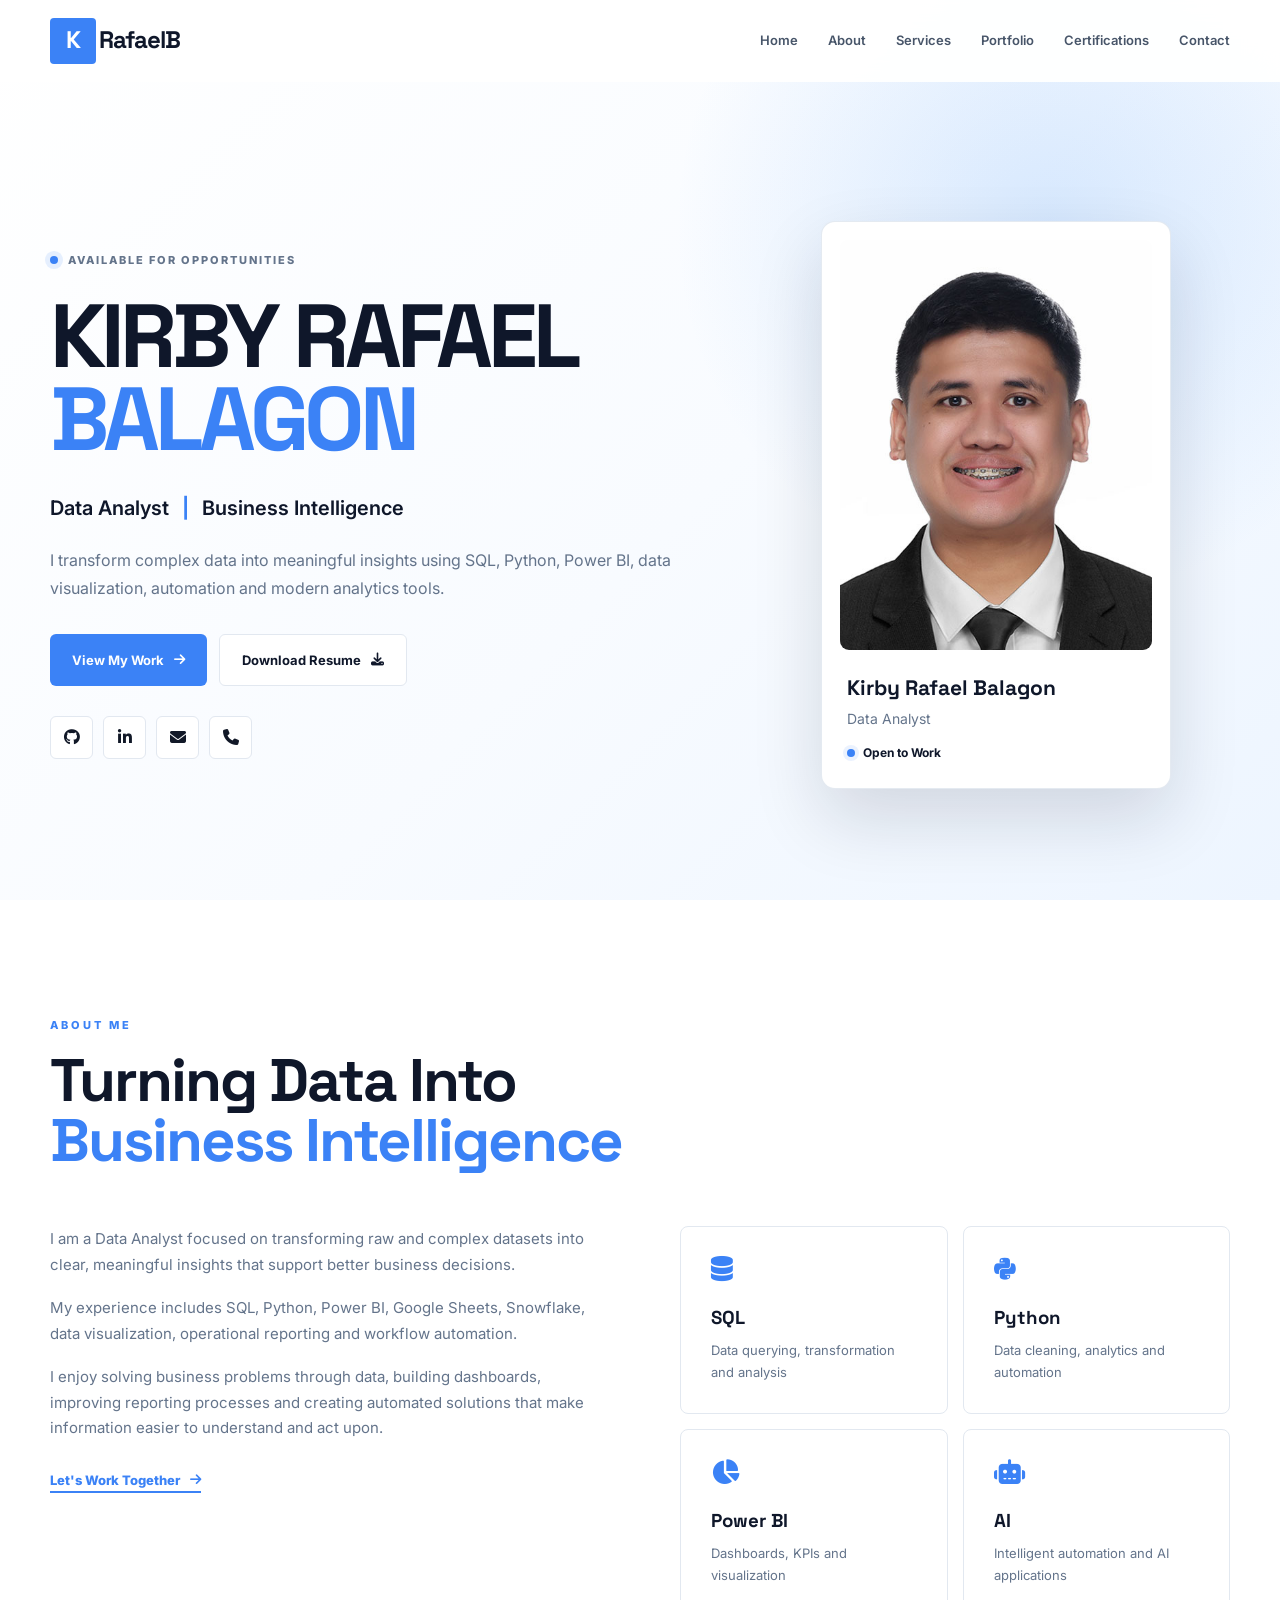
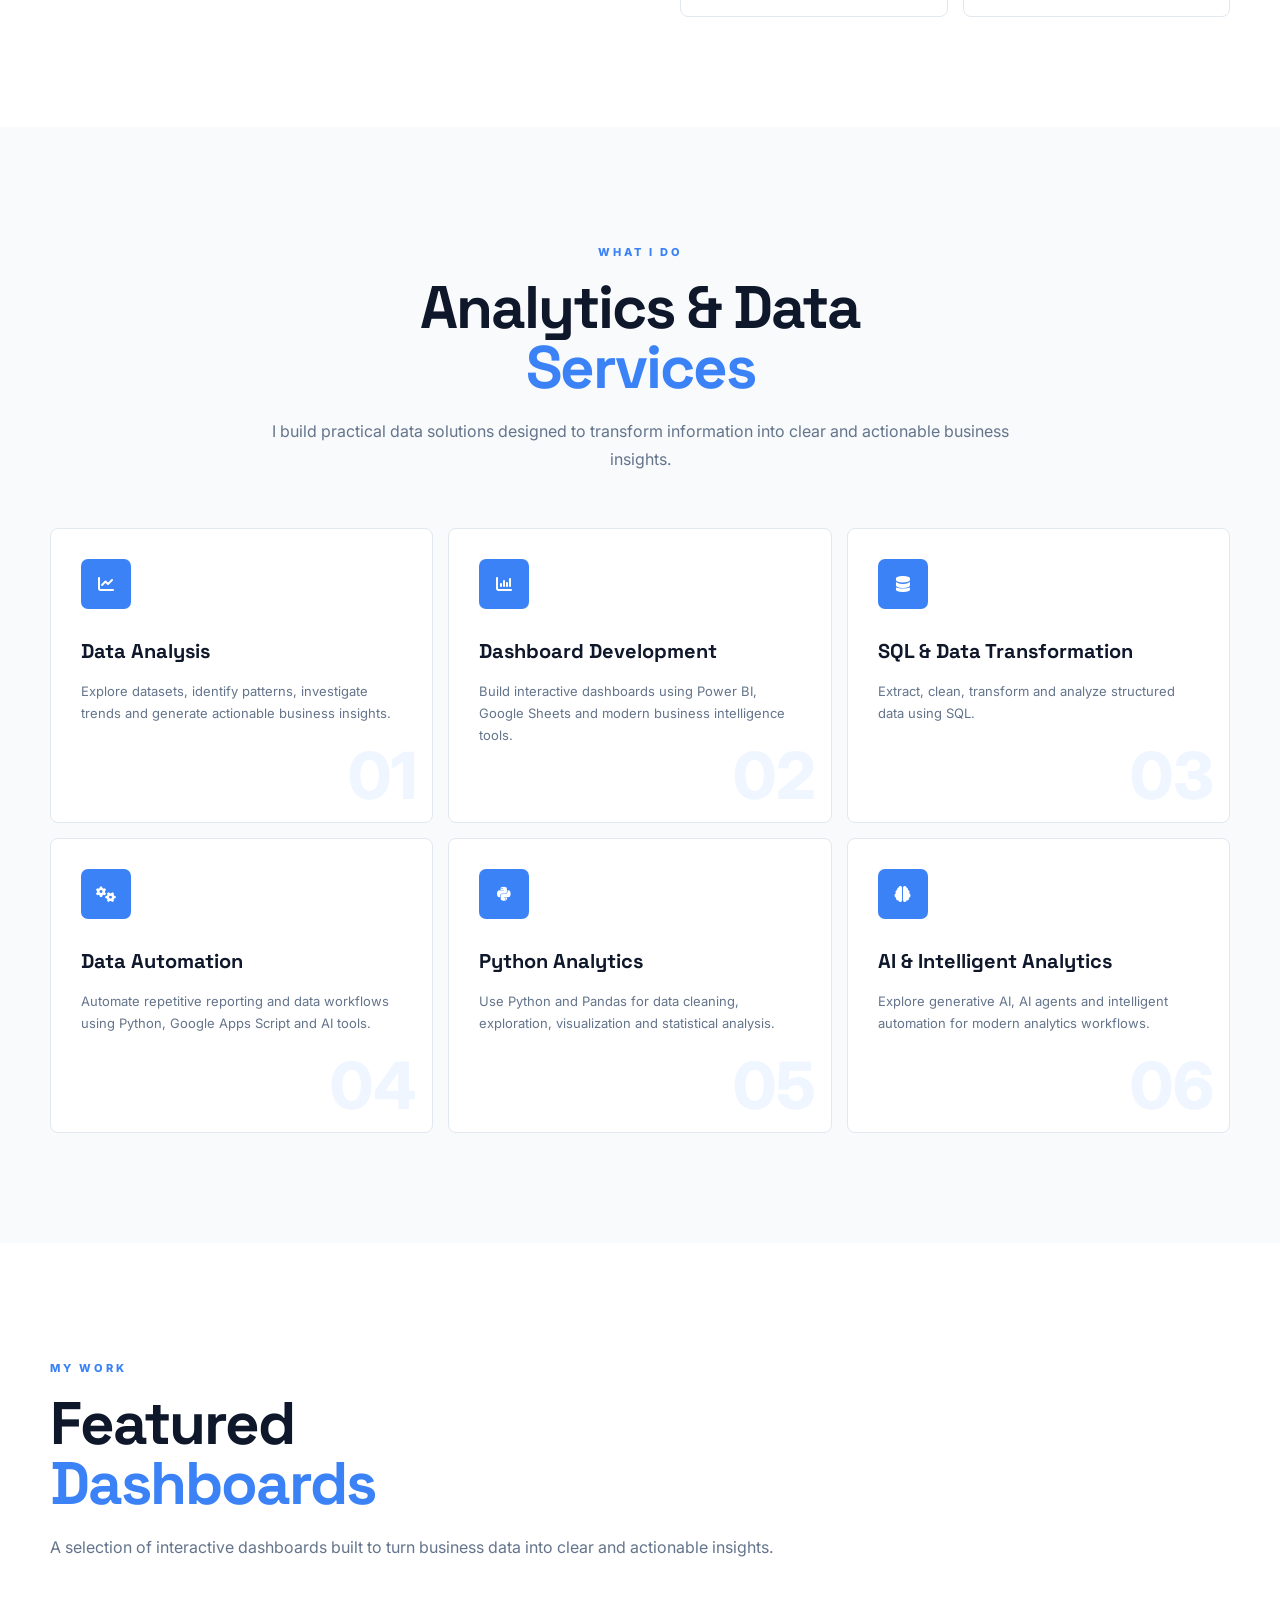
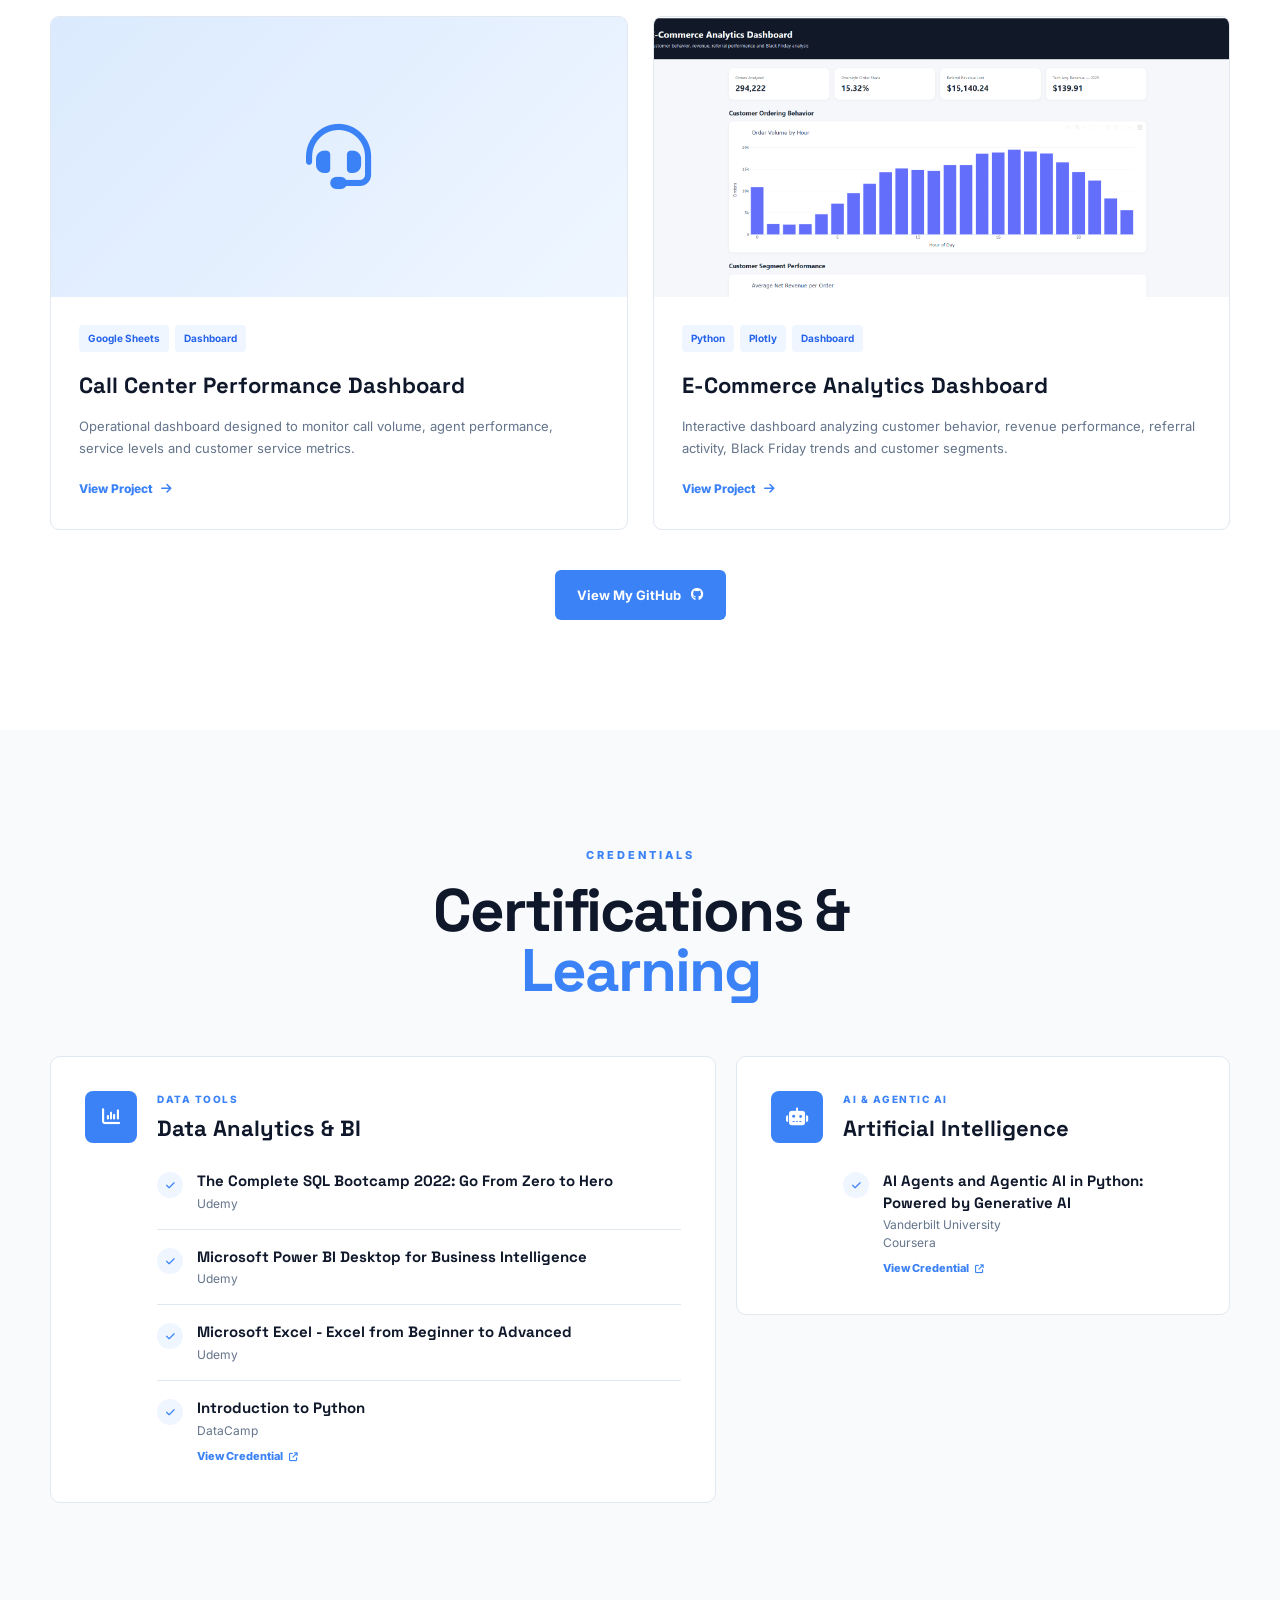
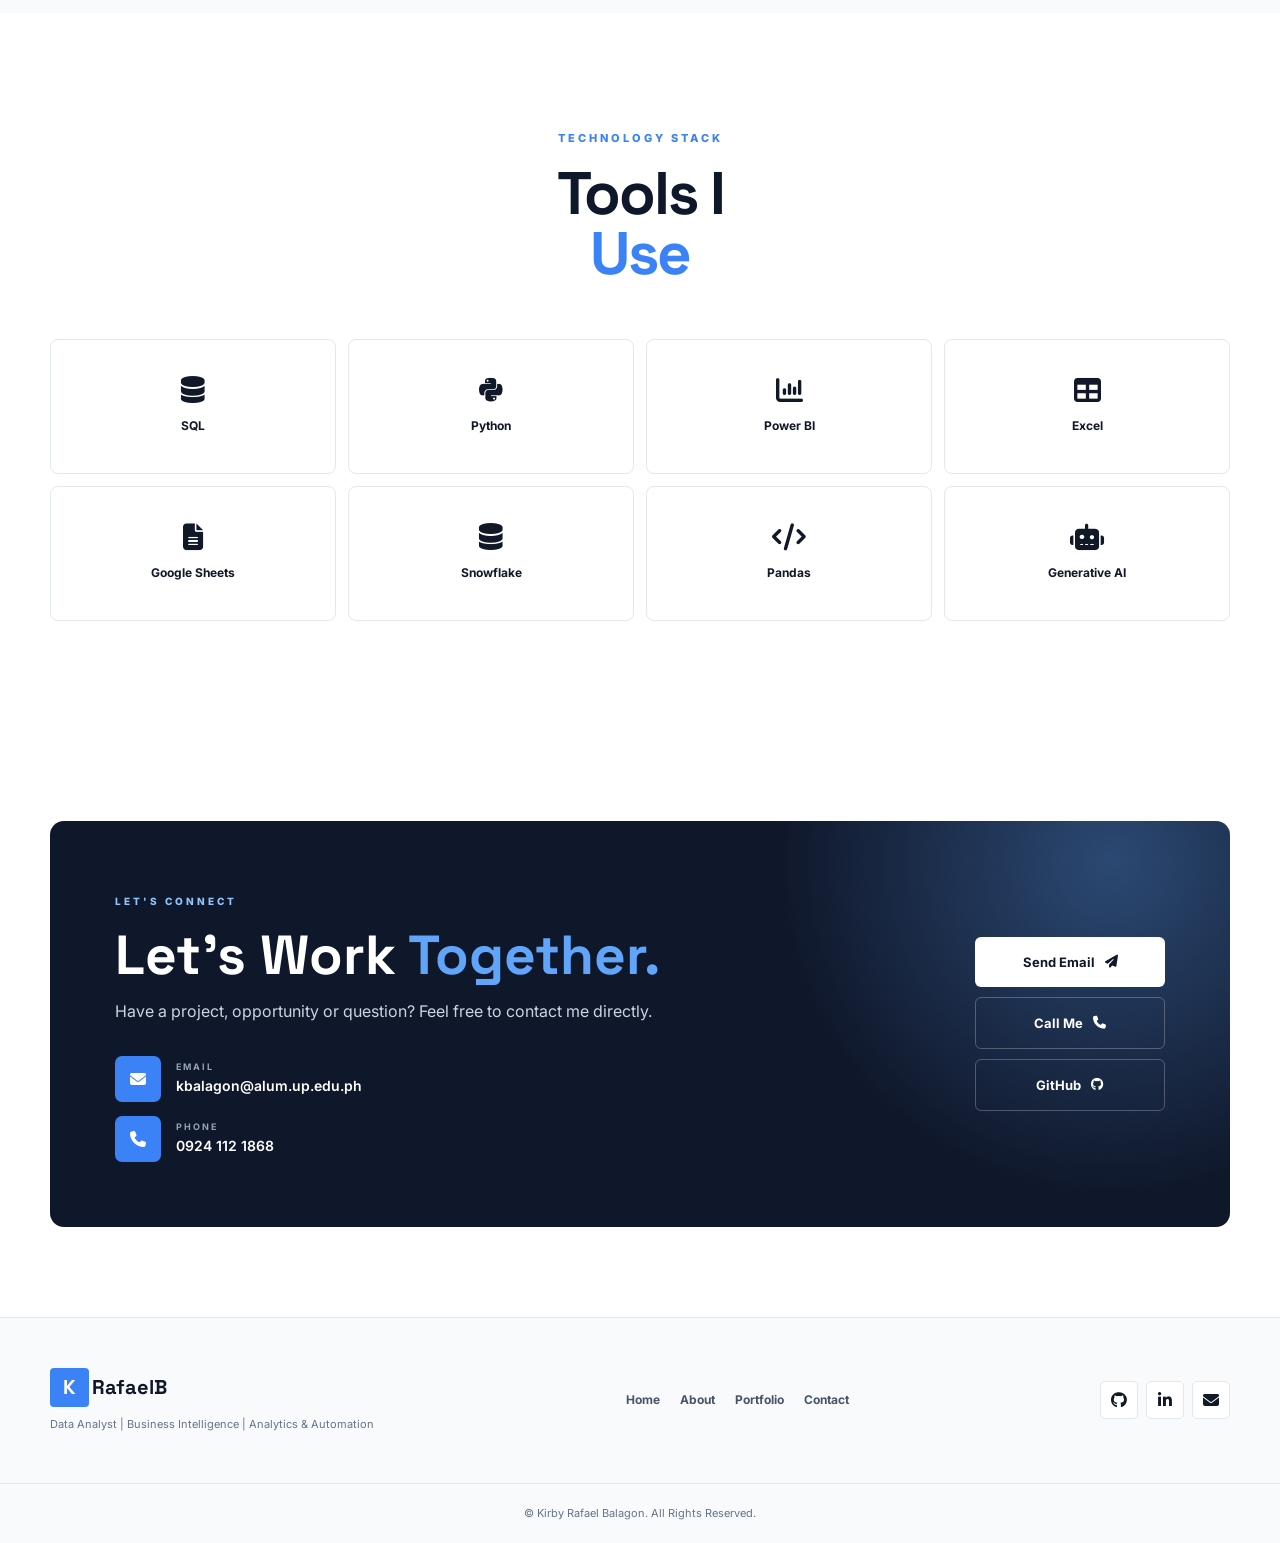
<file: index.html>
<!DOCTYPE html>
<html lang="en">

<head>

    <meta charset="UTF-8">

    <meta name="viewport"
          content="width=device-width, initial-scale=1.0">

    <meta name="description"
          content="Kirby Rafael Balagon - Data Analyst, Business Intelligence and Analytics Portfolio">

    <meta name="author"
          content="Kirby Rafael Balagon">

    <title>Kirby Rafael Balagon | Data Analyst</title>


    <!-- GOOGLE FONTS -->

    <link rel="preconnect"
          href="https://fonts.googleapis.com">

    <link rel="preconnect"
          href="https://fonts.gstatic.com"
          crossorigin>

    <link href="https://fonts.googleapis.com/css2?family=Inter:wght@400;500;600;700;800&family=Space+Grotesk:wght@400;500;600;700&display=swap"
          rel="stylesheet">


    <!-- FONT AWESOME -->

    <link rel="stylesheet"
          href="https://cdnjs.cloudflare.com/ajax/libs/font-awesome/6.5.2/css/all.min.css">


    <!-- CSS -->

    <link rel="stylesheet"
          href="style.css">

</head>


<body>



<!-- ========================================
     NAVIGATION
======================================== -->

<header class="navbar"
        id="navbar">

    <div class="container nav-container">


        <a href="#home"
           class="logo">

            <span>K</span>RafaelB

        </a>


        <nav class="nav-menu"
             id="navMenu">

            <a href="#home">
                Home
            </a>

            <a href="#about">
                About
            </a>

            <a href="#services">
                Services
            </a>

            <a href="#portfolio">
                Portfolio
            </a>

            <a href="#certifications">
                Certifications
            </a>

            <a href="#contact">
                Contact
            </a>

        </nav>


        <button class="menu-toggle"
                id="menuToggle"
                aria-label="Open navigation">

            <i class="fa-solid fa-bars"></i>

        </button>

    </div>

</header>



<!-- ========================================
     HERO
======================================== -->

<section class="hero"
         id="home">

    <div class="container hero-grid">


        <!-- LEFT SIDE -->

        <div class="hero-content">


            <div class="availability">

                <span></span>

                AVAILABLE FOR OPPORTUNITIES

            </div>


            <h1>

                KIRBY RAFAEL

                <strong>
                    BALAGON
                </strong>

            </h1>


            <h2>

                Data Analyst

                <b>|</b>

                Business Intelligence

            </h2>


            <p>

                I transform complex data into meaningful
                insights using SQL, Python, Power BI,
                data visualization, automation and
                modern analytics tools.

            </p>


            <div class="hero-buttons">


                <a href="#portfolio"
                   class="btn primary">

                    View My Work

                    <i class="fa-solid fa-arrow-right"></i>

                </a>


                <a href="assets/resume.pdf"
                   target="_blank"
                   class="btn outline">

                    Download Resume

                    <i class="fa-solid fa-download"></i>

                </a>


            </div>



            <!-- SOCIAL LINKS -->

            <div class="socials">


                <a href="https://github.com/krafaelb"
                   target="_blank"
                   rel="noopener noreferrer"
                   aria-label="GitHub">

                    <i class="fa-brands fa-github"></i>

                </a>


                <a href="https://www.linkedin.com/in/rafaelbalagon/"
                   target="_blank"
                   rel="noopener noreferrer"
                   aria-label="LinkedIn">

                    <i class="fa-brands fa-linkedin-in"></i>

                </a>


                <a href="mailto:kbalagon@alum.up.edu.ph"
                   aria-label="Email">

                    <i class="fa-solid fa-envelope"></i>

                </a>


                <a href="tel:+639241121868"
                   aria-label="Phone">

                    <i class="fa-solid fa-phone"></i>

                </a>


            </div>


        </div>



        <!-- RIGHT SIDE - PROFILE -->

        <div class="hero-image">


            <div class="profile-card">


                <div class="profile-photo">

                    <img src="assets/profile.jpg"
                         alt="Kirby Rafael Balagon">

                </div>


                <div class="profile-info">


                    <h3>
                        Kirby Rafael Balagon
                    </h3>


                    <p>
                        Data Analyst
                    </p>


                    <div class="open-status">

                        <span></span>

                        Open to Work

                    </div>


                </div>


            </div>


        </div>


    </div>

</section>



<!-- ========================================
     ABOUT
======================================== -->

<section class="section"
         id="about">

    <div class="container">


        <div class="section-title">


            <span>
                ABOUT ME
            </span>


            <h2>

                Turning Data Into

                <strong>
                    Business Intelligence
                </strong>

            </h2>


        </div>



        <div class="about-grid">


            <div class="about-text">


                <p>

                    I am a Data Analyst focused on
                    transforming raw and complex datasets
                    into clear, meaningful insights that
                    support better business decisions.

                </p>


                <p>

                    My experience includes SQL, Python,
                    Power BI, Google Sheets, Snowflake,
                    data visualization, operational
                    reporting and workflow automation.

                </p>


                <p>

                    I enjoy solving business problems
                    through data, building dashboards,
                    improving reporting processes and
                    creating automated solutions that
                    make information easier to understand
                    and act upon.

                </p>


                <a href="#contact"
                   class="text-link">

                    Let's Work Together

                    <i class="fa-solid fa-arrow-right"></i>

                </a>


            </div>



            <div class="stats">


                <div class="stat">

                    <i class="fa-solid fa-database"></i>

                    <h3>
                        SQL
                    </h3>

                    <p>
                        Data querying, transformation
                        and analysis
                    </p>

                </div>



                <div class="stat">

                    <i class="fa-brands fa-python"></i>

                    <h3>
                        Python
                    </h3>

                    <p>
                        Data cleaning, analytics
                        and automation
                    </p>

                </div>



                <div class="stat">

                    <i class="fa-solid fa-chart-pie"></i>

                    <h3>
                        Power BI
                    </h3>

                    <p>
                        Dashboards, KPIs
                        and visualization
                    </p>

                </div>



                <div class="stat">

                    <i class="fa-solid fa-robot"></i>

                    <h3>
                        AI
                    </h3>

                    <p>
                        Intelligent automation
                        and AI applications
                    </p>

                </div>


            </div>


        </div>


    </div>

</section>



<!-- ========================================
     SERVICES
======================================== -->

<section class="section gray"
         id="services">

    <div class="container">


        <div class="section-title center">


            <span>
                WHAT I DO
            </span>


            <h2>

                Analytics & Data

                <strong>
                    Services
                </strong>

            </h2>


            <p>

                I build practical data solutions
                designed to transform information
                into clear and actionable business
                insights.

            </p>


        </div>



        <div class="services-grid">



            <!-- SERVICE 1 -->

            <div class="service">


                <div class="service-icon">

                    <i class="fa-solid fa-chart-line"></i>

                </div>


                <h3>
                    Data Analysis
                </h3>


                <p>

                    Explore datasets, identify patterns,
                    investigate trends and generate
                    actionable business insights.

                </p>


                <small>
                    01
                </small>


            </div>



            <!-- SERVICE 2 -->

            <div class="service">


                <div class="service-icon">

                    <i class="fa-solid fa-chart-column"></i>

                </div>


                <h3>
                    Dashboard Development
                </h3>


                <p>

                    Build interactive dashboards using
                    Power BI, Google Sheets and modern
                    business intelligence tools.

                </p>


                <small>
                    02
                </small>


            </div>



            <!-- SERVICE 3 -->

            <div class="service">


                <div class="service-icon">

                    <i class="fa-solid fa-database"></i>

                </div>


                <h3>
                    SQL & Data Transformation
                </h3>


                <p>

                    Extract, clean, transform and
                    analyze structured data using SQL.

                </p>


                <small>
                    03
                </small>


            </div>



            <!-- SERVICE 4 -->

            <div class="service">


                <div class="service-icon">

                    <i class="fa-solid fa-gears"></i>

                </div>


                <h3>
                    Data Automation
                </h3>


                <p>

                    Automate repetitive reporting
                    and data workflows using Python,
                    Google Apps Script and AI tools.

                </p>


                <small>
                    04
                </small>


            </div>



            <!-- SERVICE 5 -->

            <div class="service">


                <div class="service-icon">

                    <i class="fa-brands fa-python"></i>

                </div>


                <h3>
                    Python Analytics
                </h3>


                <p>

                    Use Python and Pandas for
                    data cleaning, exploration,
                    visualization and statistical
                    analysis.

                </p>


                <small>
                    05
                </small>


            </div>



            <!-- SERVICE 6 -->

            <div class="service">


                <div class="service-icon">

                    <i class="fa-solid fa-brain"></i>

                </div>


                <h3>
                    AI & Intelligent Analytics
                </h3>


                <p>

                    Explore generative AI,
                    AI agents and intelligent
                    automation for modern
                    analytics workflows.

                </p>


                <small>
                    06
                </small>


            </div>


        </div>


    </div>

</section>



<!-- ========================================
     PORTFOLIO
======================================== -->

<section class="section"
         id="portfolio">

    <div class="container">


        <div class="section-title">


            <span>
                MY WORK
            </span>


            <h2>

                Featured

                <strong>
                    Dashboards
                </strong>

            </h2>


            <p>

                A selection of interactive dashboards
                built to turn business data into
                clear and actionable insights.

            </p>


        </div>

        <!-- PROJECTS -->

        <div class="projects">



            <!-- PROJECT 1 -->

            <article class="project"
                     data-category="dashboard">


                <div class="project-image">


                    <div class="project-placeholder">
                            <i class="fa-solid fa-headset"></i>
                        </div>


                    <div class="project-overlay">


                        <a href="Google-Sheets-Call-Center-Dashboard/"
                           class="project-button">

                            <i class="fa-solid fa-arrow-up-right-from-square"></i>

                        </a>


                    </div>


                </div>



                <div class="project-content">


                    <div class="tags">

                        <span>
                            Google Sheets
                        </span>

                        <span>
                            Dashboard
                        </span>

                    </div>


                    <h3>
                        Call Center Performance Dashboard
                    </h3>


                    <p>

                        Operational dashboard designed
                        to monitor call volume, agent
                        performance, service levels
                        and customer service metrics.

                    </p>


                    <a href="Google-Sheets-Call-Center-Dashboard/"
                       class="project-link">

                        View Project

                        <i class="fa-solid fa-arrow-right"></i>

                    </a>


                </div>


            </article>



            <!-- PROJECT 2 -->

            <article class="project"
                     data-category="dashboard">


                <div class="project-image">


                    <img src="assets/ecommerce_dashboard.png"
                         alt="E-Commerce Analytics Dashboard">


                    <div class="project-overlay">


                        <a href="Ecommerce-Analytics-Dashboard/"
                           class="project-button">

                            <i class="fa-solid fa-arrow-up-right-from-square"></i>

                        </a>


                    </div>


                </div>



                <div class="project-content">


                    <div class="tags">

                        <span>
                            Python
                        </span>

                        <span>
                            Plotly
                        </span>

                        <span>
                            Dashboard
                        </span>

                    </div>


                    <h3>
                        E-Commerce Analytics Dashboard
                    </h3>


                    <p>

                        Interactive dashboard analyzing
                        customer behavior, revenue performance,
                        referral activity, Black Friday trends
                        and customer segments.

                    </p>


                    <a href="Ecommerce-Analytics-Dashboard/"
                       class="project-link">

                        View Project

                        <i class="fa-solid fa-arrow-right"></i>

                    </a>


                </div>


            </article>


        </div>



        <div class="github-button">


            <a href="https://github.com/krafaelb"
               target="_blank"
               rel="noopener noreferrer"
               class="btn primary">

                View My GitHub

                <i class="fa-brands fa-github"></i>

            </a>


        </div>


    </div>

</section>



<!-- ========================================
     CERTIFICATIONS
======================================== -->

<section class="section gray"
         id="certifications">

    <div class="container">


        <div class="section-title center">


            <span>
                CREDENTIALS
            </span>


            <h2>

                Certifications &

                <strong>
                    Learning
                </strong>

            </h2>


        </div>



        <div class="certifications">



            <!-- =================================
                 DATA TOOLS
            ================================== -->

            <div class="certificate certification-list-card">


                <div class="certificate-icon">

                    <i class="fa-solid fa-chart-column"></i>

                </div>


                <div class="certificate-content">


                    <span>
                        DATA TOOLS
                    </span>


                    <h3>
                        Data Analytics & BI
                    </h3>



                    <div class="credential-list">



                        <!-- SQL -->

                        <div class="credential-item">


                            <div class="credential-check">

                                <i class="fa-solid fa-check"></i>

                            </div>


                            <div>


                                <h4>

                                    The Complete SQL Bootcamp 2022:
                                    Go From Zero to Hero

                                </h4>


                                <p>
                                    Udemy
                                </p>


                            </div>


                        </div>



                        <!-- POWER BI -->

                        <div class="credential-item">


                            <div class="credential-check">

                                <i class="fa-solid fa-check"></i>

                            </div>


                            <div>


                                <h4>

                                    Microsoft Power BI Desktop
                                    for Business Intelligence

                                </h4>


                                <p>
                                    Udemy
                                </p>


                            </div>


                        </div>



                        <!-- EXCEL -->

                        <div class="credential-item">


                            <div class="credential-check">

                                <i class="fa-solid fa-check"></i>

                            </div>


                            <div>


                                <h4>

                                    Microsoft Excel -
                                    Excel from Beginner to Advanced

                                </h4>


                                <p>
                                    Udemy
                                </p>


                            </div>


                        </div>



                        <!-- PYTHON -->

                        <div class="credential-item">


                            <div class="credential-check">

                                <i class="fa-solid fa-check"></i>

                            </div>


                            <div>


                                <h4>
                                    Introduction to Python
                                </h4>


                                <p>
                                    DataCamp
                                </p>


                                <a href="https://www.datacamp.com/completed/statement-of-accomplishment/course/f648f77cc01345b8475104819c318247edf7c086"
                                   target="_blank"
                                   rel="noopener noreferrer"
                                   class="credential-link">

                                    View Credential

                                    <i class="fa-solid fa-arrow-up-right-from-square"></i>

                                </a>


                            </div>


                        </div>


                    </div>


                </div>


            </div>



            <!-- =================================
                 AI & AGENTIC AI
            ================================== -->

            <div class="certificate certification-list-card">


                <div class="certificate-icon">

                    <i class="fa-solid fa-robot"></i>

                </div>


                <div class="certificate-content">


                    <span>
                        AI & AGENTIC AI
                    </span>


                    <h3>
                        Artificial Intelligence
                    </h3>



                    <div class="credential-list">



                        <div class="credential-item">


                            <div class="credential-check">

                                <i class="fa-solid fa-check"></i>

                            </div>


                            <div>


                                <h4>

                                    AI Agents and Agentic AI in Python:
                                    Powered by Generative AI

                                </h4>


                                <p>

                                    Vanderbilt University
                                    <br>
                                    Coursera

                                </p>


                                <a href="https://www.coursera.org/account/accomplishments/specialization/certificate/IN7M3DLB18J3"
                                   target="_blank"
                                   rel="noopener noreferrer"
                                   class="credential-link">

                                    View Credential

                                    <i class="fa-solid fa-arrow-up-right-from-square"></i>

                                </a>


                            </div>


                        </div>


                    </div>


                </div>


            </div>


        </div>


    </div>

</section>



<!-- ========================================
     TOOLS
======================================== -->

<section class="section"
         id="tools">

    <div class="container">


        <div class="section-title center">


            <span>
                TECHNOLOGY STACK
            </span>


            <h2>

                Tools I

                <strong>
                    Use
                </strong>

            </h2>


        </div>



        <div class="tools">



            <div class="tool">

                <i class="fa-solid fa-database"></i>

                <span>
                    SQL
                </span>

            </div>



            <div class="tool">

                <i class="fa-brands fa-python"></i>

                <span>
                    Python
                </span>

            </div>



            <div class="tool">

                <i class="fa-solid fa-chart-column"></i>

                <span>
                    Power BI
                </span>

            </div>



            <div class="tool">

                <i class="fa-solid fa-table"></i>

                <span>
                    Excel
                </span>

            </div>



            <div class="tool">

                <i class="fa-solid fa-file-lines"></i>

                <span>
                    Google Sheets
                </span>

            </div>



            <div class="tool">

                <i class="fa-solid fa-database"></i>

                <span>
                    Snowflake
                </span>

            </div>



            <div class="tool">

                <i class="fa-solid fa-code"></i>

                <span>
                    Pandas
                </span>

            </div>



            <div class="tool">

                <i class="fa-solid fa-robot"></i>

                <span>
                    Generative AI
                </span>

            </div>


        </div>


    </div>

</section>



<!-- ========================================
     CONTACT
======================================== -->

<section class="contact"
         id="contact">

    <div class="container">


        <div class="contact-box">


            <div class="contact-main">


                <span class="contact-label">
                    LET'S CONNECT
                </span>


                <h2>

                    Let's Work

                    <strong>
                        Together.
                    </strong>

                </h2>


                <p class="contact-intro">

                    Have a project, opportunity or question?
                    Feel free to contact me directly.

                </p>



                <div class="contact-details">



                    <!-- EMAIL -->

                    <a href="mailto:kbalagon@alum.up.edu.ph"
                       class="contact-item">


                        <div class="contact-icon">

                            <i class="fa-solid fa-envelope"></i>

                        </div>


                        <div>


                            <small>
                                EMAIL
                            </small>


                            <strong>
                                kbalagon@alum.up.edu.ph
                            </strong>


                        </div>


                    </a>



                    <!-- PHONE -->

                    <a href="tel:+639241121868"
                       class="contact-item">


                        <div class="contact-icon">

                            <i class="fa-solid fa-phone"></i>

                        </div>


                        <div>


                            <small>
                                PHONE
                            </small>


                            <strong>
                                0924 112 1868
                            </strong>


                        </div>


                    </a>


                </div>


            </div>



            <div class="contact-buttons">



                <a href="mailto:kbalagon@alum.up.edu.ph"
                   class="btn white">

                    Send Email

                    <i class="fa-solid fa-paper-plane"></i>

                </a>



                <a href="tel:+639241121868"
                   class="btn transparent">

                    Call Me

                    <i class="fa-solid fa-phone"></i>

                </a>



                <a href="https://github.com/krafaelb"
                   target="_blank"
                   rel="noopener noreferrer"
                   class="btn transparent">

                    GitHub

                    <i class="fa-brands fa-github"></i>

                </a>


            </div>


        </div>


    </div>

</section>



<!-- ========================================
     FOOTER
======================================== -->

<footer>


    <div class="container footer">


        <div>


            <a href="#home"
               class="footer-logo">

                <span>K</span>RafaelB

            </a>


            <p>

                Data Analyst |
                Business Intelligence |
                Analytics & Automation

            </p>


        </div>



        <div class="footer-links">


            <a href="#home">
                Home
            </a>


            <a href="#about">
                About
            </a>


            <a href="#portfolio">
                Portfolio
            </a>


            <a href="#contact">
                Contact
            </a>


        </div>



        <div class="footer-social">



            <a href="https://github.com/krafaelb"
               target="_blank"
               rel="noopener noreferrer"
               aria-label="GitHub">

                <i class="fa-brands fa-github"></i>

            </a>



            <a href="https://www.linkedin.com/in/rafaelbalagon/"
               target="_blank"
               rel="noopener noreferrer"
               aria-label="LinkedIn">

                <i class="fa-brands fa-linkedin-in"></i>

            </a>



            <a href="mailto:kbalagon@alum.up.edu.ph"
               aria-label="Email">

                <i class="fa-solid fa-envelope"></i>

            </a>


        </div>


    </div>



    <div class="copyright">

        © <span id="year"></span>
        Kirby Rafael Balagon.
        All Rights Reserved.

    </div>


</footer>



<!-- JAVASCRIPT -->

<script src="script.js"></script>


</body>

</html>
</file>
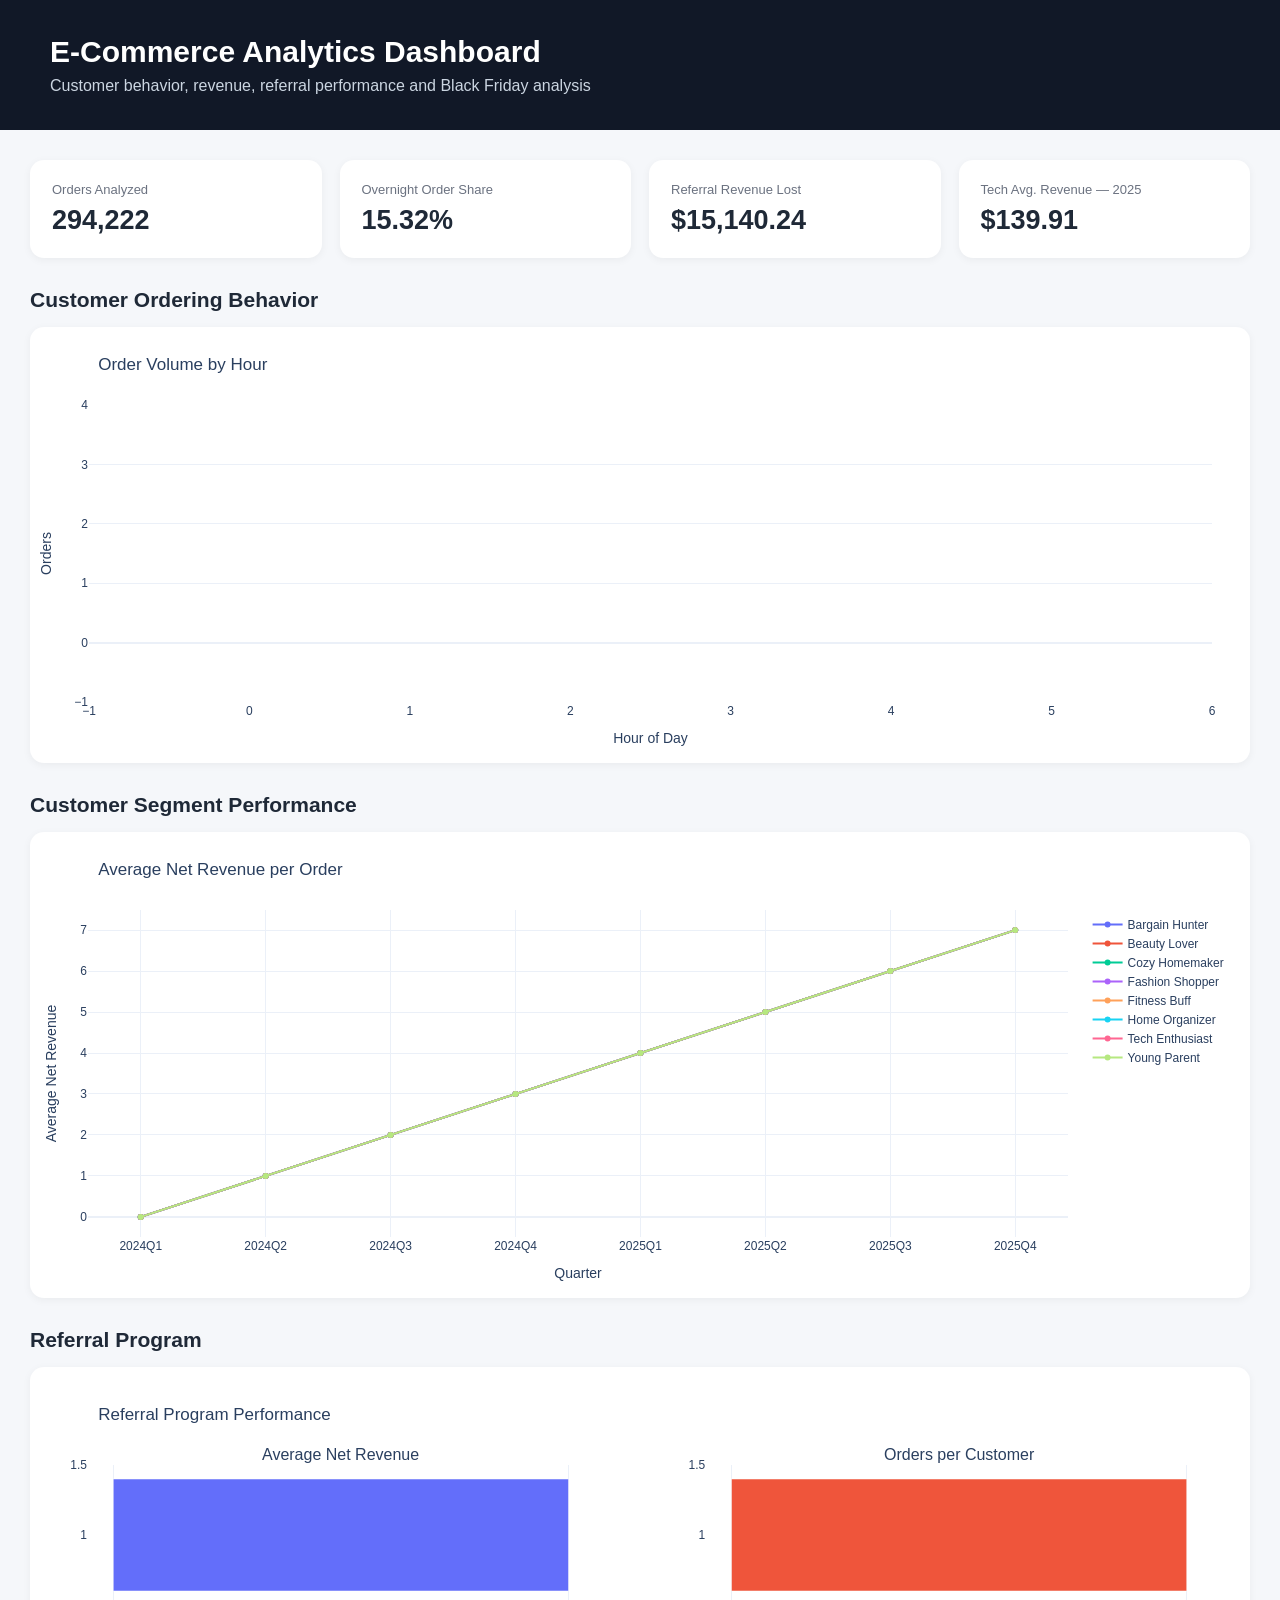
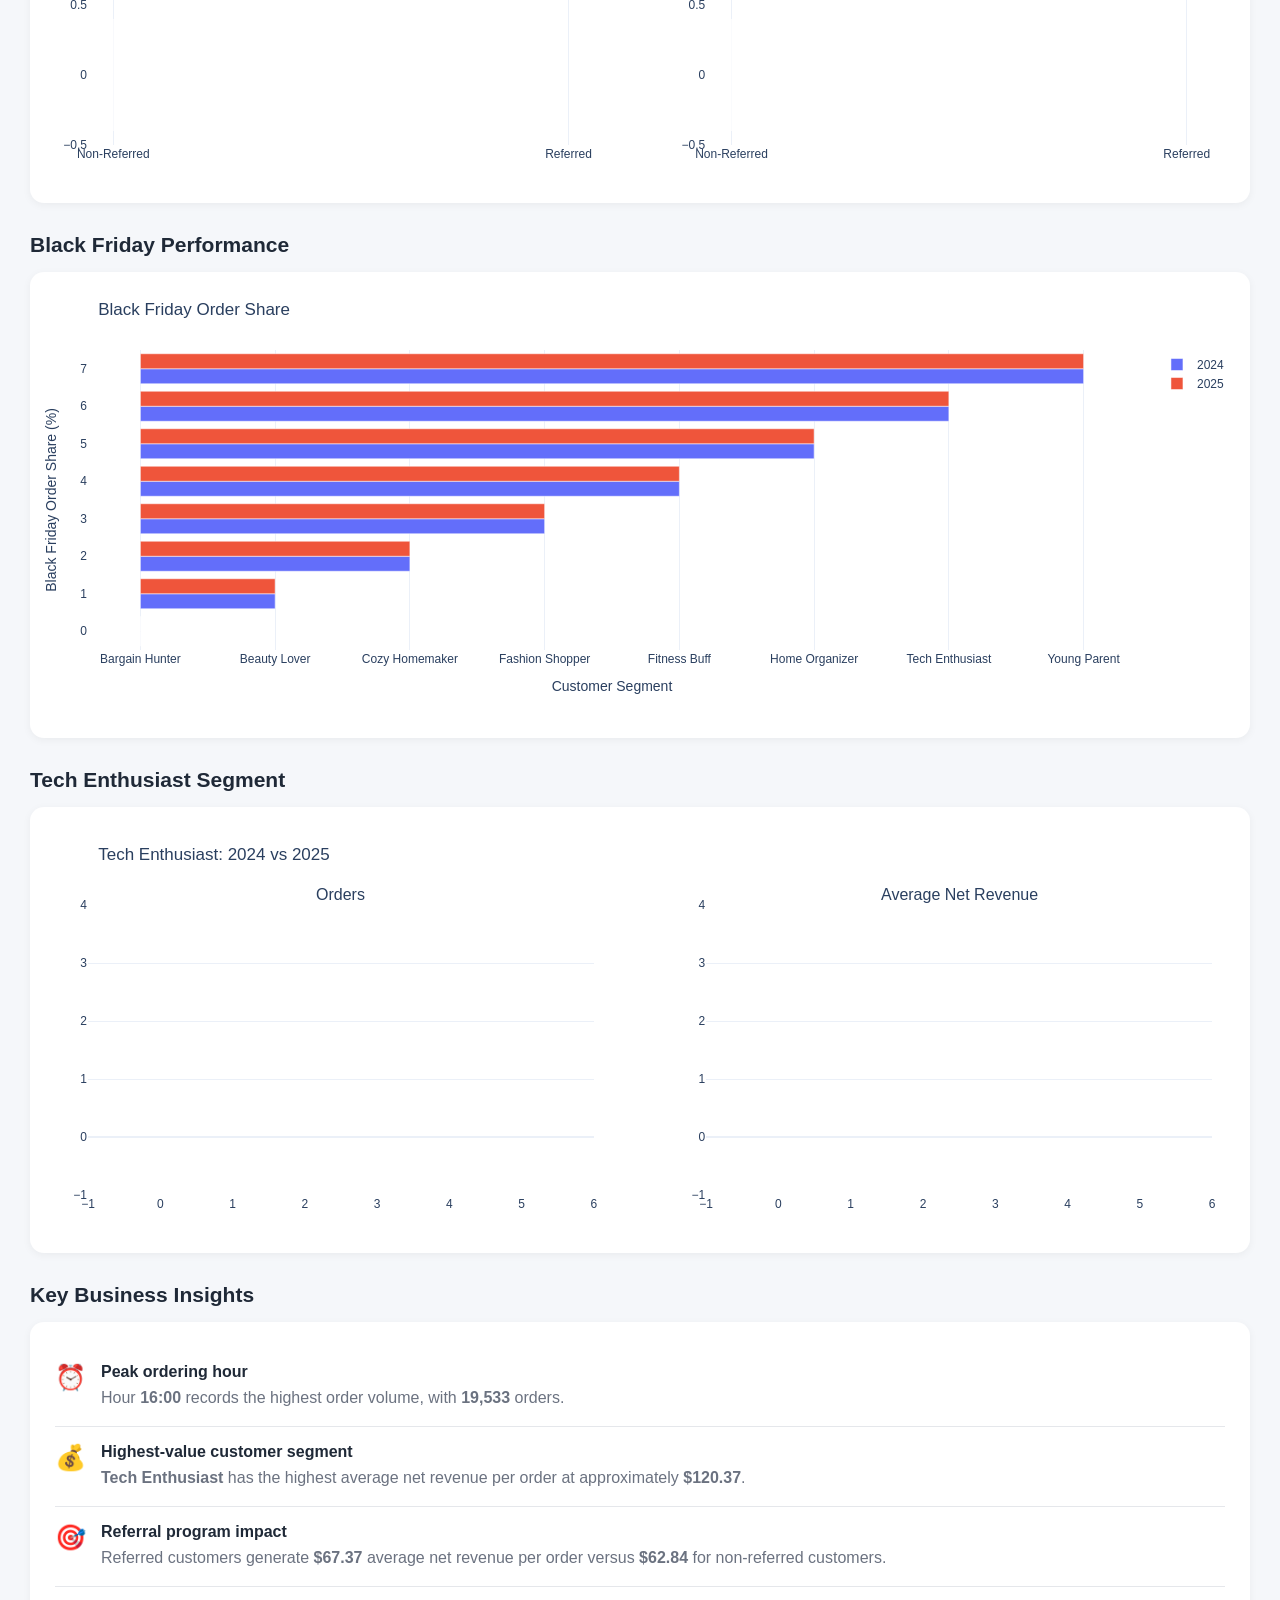
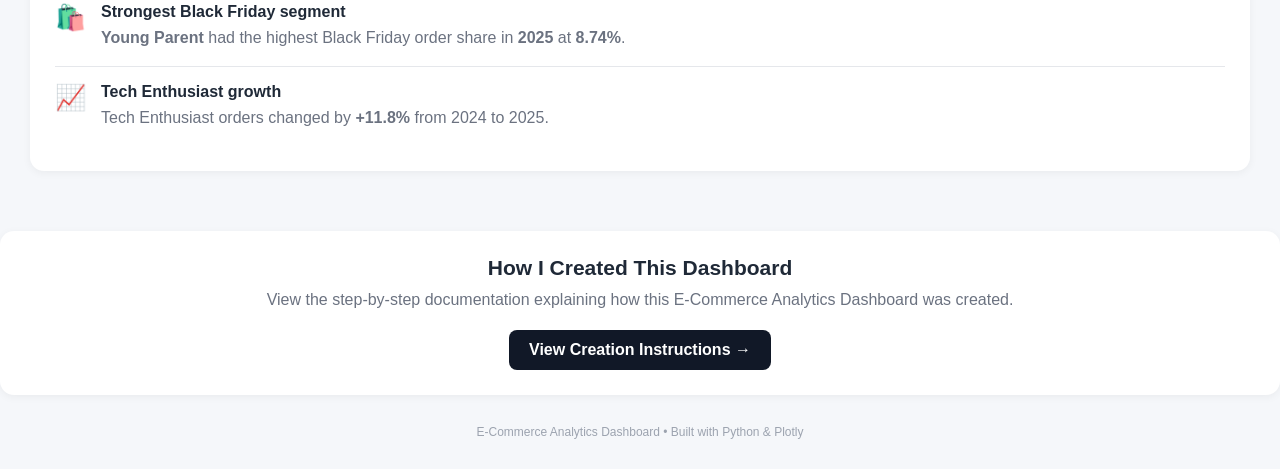
<file: Ecommerce-Analytics-Dashboard/index.html>
<!DOCTYPE html>

<html>

<head>

<meta charset="UTF-8">

<meta name="viewport"
      content="width=device-width, initial-scale=1.0">

<title>E-Commerce Analytics Dashboard</title>

<script src="https://cdn.plot.ly/plotly-2.35.2.min.js"></script>

<style>

* {
    box-sizing: border-box;
}

body {
    margin: 0;
    font-family:
        -apple-system,
        BlinkMacSystemFont,
        "Segoe UI",
        Arial,
        sans-serif;

    background: #f5f7fa;
    color: #1f2937;
}

.header {
    background: #111827;
    color: white;
    padding: 35px 50px;
}

.header h1 {
    margin: 0;
    font-size: 30px;
}

.header p {
    margin: 8px 0 0;
    color: #cbd5e1;
}

.container {
    max-width: 1450px;
    margin: auto;
    padding: 30px;
}

.kpi-grid {
    display: grid;
    grid-template-columns:
        repeat(4, 1fr);

    gap: 18px;
    margin-bottom: 28px;
}

.kpi {
    background: white;
    border-radius: 14px;
    padding: 22px;
    box-shadow:
        0 2px 8px rgba(0,0,0,0.05);
}

.kpi-label {
    font-size: 13px;
    color: #6b7280;
    margin-bottom: 8px;
}

.kpi-value {
    font-size: 27px;
    font-weight: 700;
}

.section {
    margin-top: 30px;
}

.section-title {
    font-size: 21px;
    font-weight: 700;
    margin-bottom: 15px;
}

.chart {
    background: white;
    border-radius: 14px;
    padding: 8px;
    margin-bottom: 22px;
    box-shadow:
        0 2px 8px rgba(0,0,0,0.05);
}

.insights {
    background: white;
    border-radius: 14px;
    padding: 25px;
    box-shadow:
        0 2px 8px rgba(0,0,0,0.05);
}

.insight {
    display: flex;
    gap: 15px;
    padding: 16px 0;
    border-bottom: 1px solid #e5e7eb;
}

.insight:last-child {
    border-bottom: none;
}

.insight-icon {
    font-size: 25px;
}

.insight strong {
    font-size: 16px;
}

.insight p {
    margin: 5px 0 0;
    color: #6b7280;
    line-height: 1.5;
}

.documentation {
    margin-top: 30px;
    background: white;
    border-radius: 14px;
    padding: 25px;
    text-align: center;
    box-shadow:
        0 2px 8px rgba(0,0,0,0.05);
}

.documentation-title {
    font-size: 21px;
    font-weight: 700;
    margin-bottom: 8px;
}

.documentation p {
    margin: 0 0 18px;
    color: #6b7280;
    line-height: 1.5;
}

.documentation-link {
    display: inline-block;
    background: #111827;
    color: white;
    text-decoration: none;
    padding: 11px 20px;
    border-radius: 8px;
    font-weight: 600;
    transition: opacity 0.2s ease;
}

.documentation-link:hover {
    opacity: 0.85;
}

.footer {
    text-align: center;
    color: #9ca3af;
    font-size: 12px;
    padding: 30px;
}

@media(max-width: 900px) {

    .kpi-grid {
        grid-template-columns:
            repeat(2, 1fr);
    }

}

@media(max-width: 600px) {

    .kpi-grid {
        grid-template-columns: 1fr;
    }

    .header {
        padding: 25px;
    }

    .container {
        padding: 15px;
    }

}

</style>

</head>


<body>


<div class="header">

    <h1>E-Commerce Analytics Dashboard</h1>

    <p>
        Customer behavior, revenue, referral performance
        and Black Friday analysis
    </p>

</div>


<div class="container">


<!-- KPI SECTION -->

<div class="kpi-grid">


<div class="kpi">

<div class="kpi-label">
Orders Analyzed
</div>

<div class="kpi-value">
294,222
</div>

</div>


<div class="kpi">

<div class="kpi-label">
Overnight Order Share
</div>

<div class="kpi-value">
15.32%
</div>

</div>


<div class="kpi">

<div class="kpi-label">
Referral Revenue Lost
</div>

<div class="kpi-value">
$15,140.24
</div>

</div>


<div class="kpi">

<div class="kpi-label">
Tech Avg. Revenue — 2025
</div>

<div class="kpi-value">
$139.91
</div>

</div>


</div>


<!-- Q1 -->

<div class="section">

<div class="section-title">
Customer Ordering Behavior
</div>

<div class="chart">

<div>                            <div id="13b892dd-b3ad-4739-b335-a748f0fcb966" class="plotly-graph-div" style="height:420px; width:100%;"></div>            <script>                window.PLOTLYENV=window.PLOTLYENV || {};                                if (document.getElementById("13b892dd-b3ad-4739-b335-a748f0fcb966")) {                    Plotly.newPlot(                        "13b892dd-b3ad-4739-b335-a748f0fcb966",                        [{"hovertemplate":"\u003cb\u003eHour:\u003c\u002fb\u003e %{x}:00\u003cbr\u003e\u003cb\u003eOrders:\u003c\u002fb\u003e %{y:,}\u003cextra\u003e\u003c\u002fextra\u003e","name":"Orders","x":{"dtype":"i4","bdata":"AAAAAAEAAAACAAAAAwAAAAQAAAAFAAAABgAAAAcAAAAIAAAACQAAAAoAAAALAAAADAAAAA0AAAAOAAAADwAAABAAAAARAAAAEgAAABMAAAAUAAAAFQAAABYAAAAXAAAA"},"y":{"dtype":"i2","bdata":"wiqVCREJdglNErwbJCWuLQM4YDvvOUo5az5tPpVIsElNTK1K1EjpQBo4hTBxIBUW"},"type":"bar"}],                        {"height":420,"margin":{"b":50,"l":50,"r":30,"t":70},"template":{"data":{"barpolar":[{"marker":{"line":{"color":"white","width":0.5},"pattern":{"fillmode":"overlay","size":10,"solidity":0.2}},"type":"barpolar"}],"bar":[{"error_x":{"color":"#2a3f5f"},"error_y":{"color":"#2a3f5f"},"marker":{"line":{"color":"white","width":0.5},"pattern":{"fillmode":"overlay","size":10,"solidity":0.2}},"type":"bar"}],"carpet":[{"aaxis":{"endlinecolor":"#2a3f5f","gridcolor":"#C8D4E3","linecolor":"#C8D4E3","minorgridcolor":"#C8D4E3","startlinecolor":"#2a3f5f"},"baxis":{"endlinecolor":"#2a3f5f","gridcolor":"#C8D4E3","linecolor":"#C8D4E3","minorgridcolor":"#C8D4E3","startlinecolor":"#2a3f5f"},"type":"carpet"}],"choropleth":[{"colorbar":{"outlinewidth":0,"ticks":""},"type":"choropleth"}],"contourcarpet":[{"colorbar":{"outlinewidth":0,"ticks":""},"type":"contourcarpet"}],"contour":[{"colorbar":{"outlinewidth":0,"ticks":""},"colorscale":[[0.0,"#0d0887"],[0.1111111111111111,"#46039f"],[0.2222222222222222,"#7201a8"],[0.3333333333333333,"#9c179e"],[0.4444444444444444,"#bd3786"],[0.5555555555555556,"#d8576b"],[0.6666666666666666,"#ed7953"],[0.7777777777777778,"#fb9f3a"],[0.8888888888888888,"#fdca26"],[1.0,"#f0f921"]],"type":"contour"}],"heatmap":[{"colorbar":{"outlinewidth":0,"ticks":""},"colorscale":[[0.0,"#0d0887"],[0.1111111111111111,"#46039f"],[0.2222222222222222,"#7201a8"],[0.3333333333333333,"#9c179e"],[0.4444444444444444,"#bd3786"],[0.5555555555555556,"#d8576b"],[0.6666666666666666,"#ed7953"],[0.7777777777777778,"#fb9f3a"],[0.8888888888888888,"#fdca26"],[1.0,"#f0f921"]],"type":"heatmap"}],"histogram2dcontour":[{"colorbar":{"outlinewidth":0,"ticks":""},"colorscale":[[0.0,"#0d0887"],[0.1111111111111111,"#46039f"],[0.2222222222222222,"#7201a8"],[0.3333333333333333,"#9c179e"],[0.4444444444444444,"#bd3786"],[0.5555555555555556,"#d8576b"],[0.6666666666666666,"#ed7953"],[0.7777777777777778,"#fb9f3a"],[0.8888888888888888,"#fdca26"],[1.0,"#f0f921"]],"type":"histogram2dcontour"}],"histogram2d":[{"colorbar":{"outlinewidth":0,"ticks":""},"colorscale":[[0.0,"#0d0887"],[0.1111111111111111,"#46039f"],[0.2222222222222222,"#7201a8"],[0.3333333333333333,"#9c179e"],[0.4444444444444444,"#bd3786"],[0.5555555555555556,"#d8576b"],[0.6666666666666666,"#ed7953"],[0.7777777777777778,"#fb9f3a"],[0.8888888888888888,"#fdca26"],[1.0,"#f0f921"]],"type":"histogram2d"}],"histogram":[{"marker":{"pattern":{"fillmode":"overlay","size":10,"solidity":0.2}},"type":"histogram"}],"mesh3d":[{"colorbar":{"outlinewidth":0,"ticks":""},"type":"mesh3d"}],"parcoords":[{"line":{"colorbar":{"outlinewidth":0,"ticks":""}},"type":"parcoords"}],"pie":[{"automargin":true,"type":"pie"}],"scatter3d":[{"line":{"colorbar":{"outlinewidth":0,"ticks":""}},"marker":{"colorbar":{"outlinewidth":0,"ticks":""}},"type":"scatter3d"}],"scattercarpet":[{"marker":{"colorbar":{"outlinewidth":0,"ticks":""}},"type":"scattercarpet"}],"scattergeo":[{"marker":{"colorbar":{"outlinewidth":0,"ticks":""}},"type":"scattergeo"}],"scattergl":[{"marker":{"colorbar":{"outlinewidth":0,"ticks":""}},"type":"scattergl"}],"scattermapbox":[{"marker":{"colorbar":{"outlinewidth":0,"ticks":""}},"type":"scattermapbox"}],"scattermap":[{"marker":{"colorbar":{"outlinewidth":0,"ticks":""}},"type":"scattermap"}],"scatterpolargl":[{"marker":{"colorbar":{"outlinewidth":0,"ticks":""}},"type":"scatterpolargl"}],"scatterpolar":[{"marker":{"colorbar":{"outlinewidth":0,"ticks":""}},"type":"scatterpolar"}],"scatter":[{"fillpattern":{"fillmode":"overlay","size":10,"solidity":0.2},"type":"scatter"}],"scatterternary":[{"marker":{"colorbar":{"outlinewidth":0,"ticks":""}},"type":"scatterternary"}],"surface":[{"colorbar":{"outlinewidth":0,"ticks":""},"colorscale":[[0.0,"#0d0887"],[0.1111111111111111,"#46039f"],[0.2222222222222222,"#7201a8"],[0.3333333333333333,"#9c179e"],[0.4444444444444444,"#bd3786"],[0.5555555555555556,"#d8576b"],[0.6666666666666666,"#ed7953"],[0.7777777777777778,"#fb9f3a"],[0.8888888888888888,"#fdca26"],[1.0,"#f0f921"]],"type":"surface"}],"table":[{"cells":{"fill":{"color":"#EBF0F8"},"line":{"color":"white"}},"header":{"fill":{"color":"#C8D4E3"},"line":{"color":"white"}},"type":"table"}]},"layout":{"annotationdefaults":{"arrowcolor":"#2a3f5f","arrowhead":0,"arrowwidth":1},"autotypenumbers":"strict","coloraxis":{"colorbar":{"outlinewidth":0,"ticks":""}},"colorscale":{"diverging":[[0,"#8e0152"],[0.1,"#c51b7d"],[0.2,"#de77ae"],[0.3,"#f1b6da"],[0.4,"#fde0ef"],[0.5,"#f7f7f7"],[0.6,"#e6f5d0"],[0.7,"#b8e186"],[0.8,"#7fbc41"],[0.9,"#4d9221"],[1,"#276419"]],"sequential":[[0.0,"#0d0887"],[0.1111111111111111,"#46039f"],[0.2222222222222222,"#7201a8"],[0.3333333333333333,"#9c179e"],[0.4444444444444444,"#bd3786"],[0.5555555555555556,"#d8576b"],[0.6666666666666666,"#ed7953"],[0.7777777777777778,"#fb9f3a"],[0.8888888888888888,"#fdca26"],[1.0,"#f0f921"]],"sequentialminus":[[0.0,"#0d0887"],[0.1111111111111111,"#46039f"],[0.2222222222222222,"#7201a8"],[0.3333333333333333,"#9c179e"],[0.4444444444444444,"#bd3786"],[0.5555555555555556,"#d8576b"],[0.6666666666666666,"#ed7953"],[0.7777777777777778,"#fb9f3a"],[0.8888888888888888,"#fdca26"],[1.0,"#f0f921"]]},"colorway":["#636efa","#EF553B","#00cc96","#ab63fa","#FFA15A","#19d3f3","#FF6692","#B6E880","#FF97FF","#FECB52"],"font":{"color":"#2a3f5f"},"geo":{"bgcolor":"white","lakecolor":"white","landcolor":"white","showlakes":true,"showland":true,"subunitcolor":"#C8D4E3"},"hoverlabel":{"align":"left"},"hovermode":"closest","mapbox":{"style":"light"},"paper_bgcolor":"white","plot_bgcolor":"white","polar":{"angularaxis":{"gridcolor":"#EBF0F8","linecolor":"#EBF0F8","ticks":""},"bgcolor":"white","radialaxis":{"gridcolor":"#EBF0F8","linecolor":"#EBF0F8","ticks":""}},"scene":{"xaxis":{"backgroundcolor":"white","gridcolor":"#DFE8F3","gridwidth":2,"linecolor":"#EBF0F8","showbackground":true,"ticks":"","zerolinecolor":"#EBF0F8"},"yaxis":{"backgroundcolor":"white","gridcolor":"#DFE8F3","gridwidth":2,"linecolor":"#EBF0F8","showbackground":true,"ticks":"","zerolinecolor":"#EBF0F8"},"zaxis":{"backgroundcolor":"white","gridcolor":"#DFE8F3","gridwidth":2,"linecolor":"#EBF0F8","showbackground":true,"ticks":"","zerolinecolor":"#EBF0F8"}},"shapedefaults":{"line":{"color":"#2a3f5f"}},"ternary":{"aaxis":{"gridcolor":"#DFE8F3","linecolor":"#A2B1C6","ticks":""},"baxis":{"gridcolor":"#DFE8F3","linecolor":"#A2B1C6","ticks":""},"bgcolor":"white","caxis":{"gridcolor":"#DFE8F3","linecolor":"#A2B1C6","ticks":""}},"title":{"x":0.05},"xaxis":{"automargin":true,"gridcolor":"#EBF0F8","linecolor":"#EBF0F8","ticks":"","title":{"standoff":15},"zerolinecolor":"#EBF0F8","zerolinewidth":2},"yaxis":{"automargin":true,"gridcolor":"#EBF0F8","linecolor":"#EBF0F8","ticks":"","title":{"standoff":15},"zerolinecolor":"#EBF0F8","zerolinewidth":2}}},"title":{"text":"Order Volume by Hour"},"xaxis":{"title":{"text":"Hour of Day"}},"yaxis":{"title":{"text":"Orders"}}},                        {"responsive": true}                    )                };            </script>        </div>

</div>

</div>


<!-- Q2 -->

<div class="section">

<div class="section-title">
Customer Segment Performance
</div>

<div class="chart">

<div>                            <div id="9dad2b7d-d75f-4052-b9e4-8779f0de7f68" class="plotly-graph-div" style="height:450px; width:100%;"></div>            <script>                window.PLOTLYENV=window.PLOTLYENV || {};                                if (document.getElementById("9dad2b7d-d75f-4052-b9e4-8779f0de7f68")) {                    Plotly.newPlot(                        "9dad2b7d-d75f-4052-b9e4-8779f0de7f68",                        [{"hovertemplate":"\u003cb\u003e%{fullData.name}\u003c\u002fb\u003e\u003cbr\u003eQuarter: %{x}\u003cbr\u003eAvg Revenue: $%{y:,.2f}\u003cextra\u003e\u003c\u002fextra\u003e","mode":"lines+markers","name":"Bargain Hunter","x":["2024Q1","2024Q2","2024Q3","2024Q4","2025Q1","2025Q2","2025Q3","2025Q4"],"y":{"dtype":"f8","bdata":"uNuL5bYSSUA2Xc73edtFQC2OcG437UpA+TYKH9owR0D10ErcFpFIQCzLkIsBqUZAPVtQhPjiRkDF7VvkCW9GQA=="},"type":"scatter"},{"hovertemplate":"\u003cb\u003e%{fullData.name}\u003c\u002fb\u003e\u003cbr\u003eQuarter: %{x}\u003cbr\u003eAvg Revenue: $%{y:,.2f}\u003cextra\u003e\u003c\u002fextra\u003e","mode":"lines+markers","name":"Beauty Lover","x":["2024Q1","2024Q2","2024Q3","2024Q4","2025Q1","2025Q2","2025Q3","2025Q4"],"y":{"dtype":"f8","bdata":"gzksNbOHRkDj4CH4LQdGQGLlCLNDFUdAS4vj5peER0BIAivVqr9GQH2e0fU1ZVFAiU0atH8wRkA3E98NJlxGQA=="},"type":"scatter"},{"hovertemplate":"\u003cb\u003e%{fullData.name}\u003c\u002fb\u003e\u003cbr\u003eQuarter: %{x}\u003cbr\u003eAvg Revenue: $%{y:,.2f}\u003cextra\u003e\u003c\u002fextra\u003e","mode":"lines+markers","name":"Cozy Homemaker","x":["2024Q1","2024Q2","2024Q3","2024Q4","2025Q1","2025Q2","2025Q3","2025Q4"],"y":{"dtype":"f8","bdata":"Pl7AZkirR0DG7Nl+0cdGQEIlQOTg21hAYaUSZ2f1UkCUtvXpHZhIQGgqvO8MpEdA7yk6aKG4R0BEsgLoZbpHQA=="},"type":"scatter"},{"hovertemplate":"\u003cb\u003e%{fullData.name}\u003c\u002fb\u003e\u003cbr\u003eQuarter: %{x}\u003cbr\u003eAvg Revenue: $%{y:,.2f}\u003cextra\u003e\u003c\u002fextra\u003e","mode":"lines+markers","name":"Fashion Shopper","x":["2024Q1","2024Q2","2024Q3","2024Q4","2025Q1","2025Q2","2025Q3","2025Q4"],"y":{"dtype":"f8","bdata":"NvQRe72YR0DTBXRke1hGQCgYGe\u002f95kZAtqbbwJKqSEBjd7+DesxGQGZy574STUtAJsSYWl6sT0CxP1QcYKdHQA=="},"type":"scatter"},{"hovertemplate":"\u003cb\u003e%{fullData.name}\u003c\u002fb\u003e\u003cbr\u003eQuarter: %{x}\u003cbr\u003eAvg Revenue: $%{y:,.2f}\u003cextra\u003e\u003c\u002fextra\u003e","mode":"lines+markers","name":"Fitness Buff","x":["2024Q1","2024Q2","2024Q3","2024Q4","2025Q1","2025Q2","2025Q3","2025Q4"],"y":{"dtype":"f8","bdata":"HvJKsQMRR0A3wCrvisZGQLbYvk25RUdAbFDzRr4FTkAWLwvHKe1HQI3HPVfmQUlAjXiF2\u002fxcSEDi7Tkr+11HQA=="},"type":"scatter"},{"hovertemplate":"\u003cb\u003e%{fullData.name}\u003c\u002fb\u003e\u003cbr\u003eQuarter: %{x}\u003cbr\u003eAvg Revenue: $%{y:,.2f}\u003cextra\u003e\u003c\u002fextra\u003e","mode":"lines+markers","name":"Home Organizer","x":["2024Q1","2024Q2","2024Q3","2024Q4","2025Q1","2025Q2","2025Q3","2025Q4"],"y":{"dtype":"f8","bdata":"4XV\u002fxF3uR0C+ikI3DCRHQCcY9mfVxUhAjxEEr9bUSEAafni1x8BIQEyyrrAQ0kxAfCH6+hAlWEAKmcVa4EZHQA=="},"type":"scatter"},{"hovertemplate":"\u003cb\u003e%{fullData.name}\u003c\u002fb\u003e\u003cbr\u003eQuarter: %{x}\u003cbr\u003eAvg Revenue: $%{y:,.2f}\u003cextra\u003e\u003c\u002fextra\u003e","mode":"lines+markers","name":"Tech Enthusiast","x":["2024Q1","2024Q2","2024Q3","2024Q4","2025Q1","2025Q2","2025Q3","2025Q4"],"y":{"dtype":"f8","bdata":"PL7W0DghWUAeUnIB6Y1YQH4bX\u002f\u002fpd1lAAjFTI8s4WkD\u002fqtCYQ3lkQKNkRN0AeFhANJ7XBgBoaEC3SAKgtCBZQA=="},"type":"scatter"},{"hovertemplate":"\u003cb\u003e%{fullData.name}\u003c\u002fb\u003e\u003cbr\u003eQuarter: %{x}\u003cbr\u003eAvg Revenue: $%{y:,.2f}\u003cextra\u003e\u003c\u002fextra\u003e","mode":"lines+markers","name":"Young Parent","x":["2024Q1","2024Q2","2024Q3","2024Q4","2025Q1","2025Q2","2025Q3","2025Q4"],"y":{"dtype":"f8","bdata":"wBPR9tI5UUA\u002ftJXiexJLQBYvIEIN6UpAB6ll7qrETUAEbsAS8fJLQDLHgiDkGExAxBJ1hMOhTUAchc7wpohNQA=="},"type":"scatter"}],                        {"height":450,"margin":{"b":50,"l":50,"r":30,"t":70},"template":{"data":{"barpolar":[{"marker":{"line":{"color":"white","width":0.5},"pattern":{"fillmode":"overlay","size":10,"solidity":0.2}},"type":"barpolar"}],"bar":[{"error_x":{"color":"#2a3f5f"},"error_y":{"color":"#2a3f5f"},"marker":{"line":{"color":"white","width":0.5},"pattern":{"fillmode":"overlay","size":10,"solidity":0.2}},"type":"bar"}],"carpet":[{"aaxis":{"endlinecolor":"#2a3f5f","gridcolor":"#C8D4E3","linecolor":"#C8D4E3","minorgridcolor":"#C8D4E3","startlinecolor":"#2a3f5f"},"baxis":{"endlinecolor":"#2a3f5f","gridcolor":"#C8D4E3","linecolor":"#C8D4E3","minorgridcolor":"#C8D4E3","startlinecolor":"#2a3f5f"},"type":"carpet"}],"choropleth":[{"colorbar":{"outlinewidth":0,"ticks":""},"type":"choropleth"}],"contourcarpet":[{"colorbar":{"outlinewidth":0,"ticks":""},"type":"contourcarpet"}],"contour":[{"colorbar":{"outlinewidth":0,"ticks":""},"colorscale":[[0.0,"#0d0887"],[0.1111111111111111,"#46039f"],[0.2222222222222222,"#7201a8"],[0.3333333333333333,"#9c179e"],[0.4444444444444444,"#bd3786"],[0.5555555555555556,"#d8576b"],[0.6666666666666666,"#ed7953"],[0.7777777777777778,"#fb9f3a"],[0.8888888888888888,"#fdca26"],[1.0,"#f0f921"]],"type":"contour"}],"heatmap":[{"colorbar":{"outlinewidth":0,"ticks":""},"colorscale":[[0.0,"#0d0887"],[0.1111111111111111,"#46039f"],[0.2222222222222222,"#7201a8"],[0.3333333333333333,"#9c179e"],[0.4444444444444444,"#bd3786"],[0.5555555555555556,"#d8576b"],[0.6666666666666666,"#ed7953"],[0.7777777777777778,"#fb9f3a"],[0.8888888888888888,"#fdca26"],[1.0,"#f0f921"]],"type":"heatmap"}],"histogram2dcontour":[{"colorbar":{"outlinewidth":0,"ticks":""},"colorscale":[[0.0,"#0d0887"],[0.1111111111111111,"#46039f"],[0.2222222222222222,"#7201a8"],[0.3333333333333333,"#9c179e"],[0.4444444444444444,"#bd3786"],[0.5555555555555556,"#d8576b"],[0.6666666666666666,"#ed7953"],[0.7777777777777778,"#fb9f3a"],[0.8888888888888888,"#fdca26"],[1.0,"#f0f921"]],"type":"histogram2dcontour"}],"histogram2d":[{"colorbar":{"outlinewidth":0,"ticks":""},"colorscale":[[0.0,"#0d0887"],[0.1111111111111111,"#46039f"],[0.2222222222222222,"#7201a8"],[0.3333333333333333,"#9c179e"],[0.4444444444444444,"#bd3786"],[0.5555555555555556,"#d8576b"],[0.6666666666666666,"#ed7953"],[0.7777777777777778,"#fb9f3a"],[0.8888888888888888,"#fdca26"],[1.0,"#f0f921"]],"type":"histogram2d"}],"histogram":[{"marker":{"pattern":{"fillmode":"overlay","size":10,"solidity":0.2}},"type":"histogram"}],"mesh3d":[{"colorbar":{"outlinewidth":0,"ticks":""},"type":"mesh3d"}],"parcoords":[{"line":{"colorbar":{"outlinewidth":0,"ticks":""}},"type":"parcoords"}],"pie":[{"automargin":true,"type":"pie"}],"scatter3d":[{"line":{"colorbar":{"outlinewidth":0,"ticks":""}},"marker":{"colorbar":{"outlinewidth":0,"ticks":""}},"type":"scatter3d"}],"scattercarpet":[{"marker":{"colorbar":{"outlinewidth":0,"ticks":""}},"type":"scattercarpet"}],"scattergeo":[{"marker":{"colorbar":{"outlinewidth":0,"ticks":""}},"type":"scattergeo"}],"scattergl":[{"marker":{"colorbar":{"outlinewidth":0,"ticks":""}},"type":"scattergl"}],"scattermapbox":[{"marker":{"colorbar":{"outlinewidth":0,"ticks":""}},"type":"scattermapbox"}],"scattermap":[{"marker":{"colorbar":{"outlinewidth":0,"ticks":""}},"type":"scattermap"}],"scatterpolargl":[{"marker":{"colorbar":{"outlinewidth":0,"ticks":""}},"type":"scatterpolargl"}],"scatterpolar":[{"marker":{"colorbar":{"outlinewidth":0,"ticks":""}},"type":"scatterpolar"}],"scatter":[{"fillpattern":{"fillmode":"overlay","size":10,"solidity":0.2},"type":"scatter"}],"scatterternary":[{"marker":{"colorbar":{"outlinewidth":0,"ticks":""}},"type":"scatterternary"}],"surface":[{"colorbar":{"outlinewidth":0,"ticks":""},"colorscale":[[0.0,"#0d0887"],[0.1111111111111111,"#46039f"],[0.2222222222222222,"#7201a8"],[0.3333333333333333,"#9c179e"],[0.4444444444444444,"#bd3786"],[0.5555555555555556,"#d8576b"],[0.6666666666666666,"#ed7953"],[0.7777777777777778,"#fb9f3a"],[0.8888888888888888,"#fdca26"],[1.0,"#f0f921"]],"type":"surface"}],"table":[{"cells":{"fill":{"color":"#EBF0F8"},"line":{"color":"white"}},"header":{"fill":{"color":"#C8D4E3"},"line":{"color":"white"}},"type":"table"}]},"layout":{"annotationdefaults":{"arrowcolor":"#2a3f5f","arrowhead":0,"arrowwidth":1},"autotypenumbers":"strict","coloraxis":{"colorbar":{"outlinewidth":0,"ticks":""}},"colorscale":{"diverging":[[0,"#8e0152"],[0.1,"#c51b7d"],[0.2,"#de77ae"],[0.3,"#f1b6da"],[0.4,"#fde0ef"],[0.5,"#f7f7f7"],[0.6,"#e6f5d0"],[0.7,"#b8e186"],[0.8,"#7fbc41"],[0.9,"#4d9221"],[1,"#276419"]],"sequential":[[0.0,"#0d0887"],[0.1111111111111111,"#46039f"],[0.2222222222222222,"#7201a8"],[0.3333333333333333,"#9c179e"],[0.4444444444444444,"#bd3786"],[0.5555555555555556,"#d8576b"],[0.6666666666666666,"#ed7953"],[0.7777777777777778,"#fb9f3a"],[0.8888888888888888,"#fdca26"],[1.0,"#f0f921"]],"sequentialminus":[[0.0,"#0d0887"],[0.1111111111111111,"#46039f"],[0.2222222222222222,"#7201a8"],[0.3333333333333333,"#9c179e"],[0.4444444444444444,"#bd3786"],[0.5555555555555556,"#d8576b"],[0.6666666666666666,"#ed7953"],[0.7777777777777778,"#fb9f3a"],[0.8888888888888888,"#fdca26"],[1.0,"#f0f921"]]},"colorway":["#636efa","#EF553B","#00cc96","#ab63fa","#FFA15A","#19d3f3","#FF6692","#B6E880","#FF97FF","#FECB52"],"font":{"color":"#2a3f5f"},"geo":{"bgcolor":"white","lakecolor":"white","landcolor":"white","showlakes":true,"showland":true,"subunitcolor":"#C8D4E3"},"hoverlabel":{"align":"left"},"hovermode":"closest","mapbox":{"style":"light"},"paper_bgcolor":"white","plot_bgcolor":"white","polar":{"angularaxis":{"gridcolor":"#EBF0F8","linecolor":"#EBF0F8","ticks":""},"bgcolor":"white","radialaxis":{"gridcolor":"#EBF0F8","linecolor":"#EBF0F8","ticks":""}},"scene":{"xaxis":{"backgroundcolor":"white","gridcolor":"#DFE8F3","gridwidth":2,"linecolor":"#EBF0F8","showbackground":true,"ticks":"","zerolinecolor":"#EBF0F8"},"yaxis":{"backgroundcolor":"white","gridcolor":"#DFE8F3","gridwidth":2,"linecolor":"#EBF0F8","showbackground":true,"ticks":"","zerolinecolor":"#EBF0F8"},"zaxis":{"backgroundcolor":"white","gridcolor":"#DFE8F3","gridwidth":2,"linecolor":"#EBF0F8","showbackground":true,"ticks":"","zerolinecolor":"#EBF0F8"}},"shapedefaults":{"line":{"color":"#2a3f5f"}},"ternary":{"aaxis":{"gridcolor":"#DFE8F3","linecolor":"#A2B1C6","ticks":""},"baxis":{"gridcolor":"#DFE8F3","linecolor":"#A2B1C6","ticks":""},"bgcolor":"white","caxis":{"gridcolor":"#DFE8F3","linecolor":"#A2B1C6","ticks":""}},"title":{"x":0.05},"xaxis":{"automargin":true,"gridcolor":"#EBF0F8","linecolor":"#EBF0F8","ticks":"","title":{"standoff":15},"zerolinecolor":"#EBF0F8","zerolinewidth":2},"yaxis":{"automargin":true,"gridcolor":"#EBF0F8","linecolor":"#EBF0F8","ticks":"","title":{"standoff":15},"zerolinecolor":"#EBF0F8","zerolinewidth":2}}},"title":{"text":"Average Net Revenue per Order"},"xaxis":{"title":{"text":"Quarter"}},"yaxis":{"title":{"text":"Average Net Revenue"}}},                        {"responsive": true}                    )                };            </script>        </div>

</div>

</div>


<!-- Q3 -->

<div class="section">

<div class="section-title">
Referral Program
</div>

<div class="chart">

<div>                            <div id="9f4ee87b-f897-443b-8ccf-262d977531c0" class="plotly-graph-div" style="height:420px; width:100%;"></div>            <script>                window.PLOTLYENV=window.PLOTLYENV || {};                                if (document.getElementById("9f4ee87b-f897-443b-8ccf-262d977531c0")) {                    Plotly.newPlot(                        "9f4ee87b-f897-443b-8ccf-262d977531c0",                        [{"hovertemplate":"$%{y:,.2f}\u003cextra\u003e\u003c\u002fextra\u003e","name":"Avg Net Revenue","x":["Non-Referred","Referred"],"xaxis":"x","y":{"dtype":"f8","bdata":"7FG4HoVrT0BI4XoUrtdQQA=="},"yaxis":"y","type":"bar"},{"hovertemplate":"%{y:.2f}\u003cextra\u003e\u003c\u002fextra\u003e","name":"Orders per Customer","x":["Non-Referred","Referred"],"xaxis":"x2","y":{"dtype":"f8","bdata":"j8L1KFzPMEBI4XoUrgcyQA=="},"yaxis":"y2","type":"bar"}],                        {"annotations":[{"font":{"size":16},"showarrow":false,"text":"Average Net Revenue","x":0.225,"xanchor":"center","xref":"paper","y":1.0,"yanchor":"bottom","yref":"paper"},{"font":{"size":16},"showarrow":false,"text":"Orders per Customer","x":0.775,"xanchor":"center","xref":"paper","y":1.0,"yanchor":"bottom","yref":"paper"}],"height":420,"margin":{"b":50,"l":50,"r":30,"t":90},"showlegend":false,"template":{"data":{"barpolar":[{"marker":{"line":{"color":"white","width":0.5},"pattern":{"fillmode":"overlay","size":10,"solidity":0.2}},"type":"barpolar"}],"bar":[{"error_x":{"color":"#2a3f5f"},"error_y":{"color":"#2a3f5f"},"marker":{"line":{"color":"white","width":0.5},"pattern":{"fillmode":"overlay","size":10,"solidity":0.2}},"type":"bar"}],"carpet":[{"aaxis":{"endlinecolor":"#2a3f5f","gridcolor":"#C8D4E3","linecolor":"#C8D4E3","minorgridcolor":"#C8D4E3","startlinecolor":"#2a3f5f"},"baxis":{"endlinecolor":"#2a3f5f","gridcolor":"#C8D4E3","linecolor":"#C8D4E3","minorgridcolor":"#C8D4E3","startlinecolor":"#2a3f5f"},"type":"carpet"}],"choropleth":[{"colorbar":{"outlinewidth":0,"ticks":""},"type":"choropleth"}],"contourcarpet":[{"colorbar":{"outlinewidth":0,"ticks":""},"type":"contourcarpet"}],"contour":[{"colorbar":{"outlinewidth":0,"ticks":""},"colorscale":[[0.0,"#0d0887"],[0.1111111111111111,"#46039f"],[0.2222222222222222,"#7201a8"],[0.3333333333333333,"#9c179e"],[0.4444444444444444,"#bd3786"],[0.5555555555555556,"#d8576b"],[0.6666666666666666,"#ed7953"],[0.7777777777777778,"#fb9f3a"],[0.8888888888888888,"#fdca26"],[1.0,"#f0f921"]],"type":"contour"}],"heatmap":[{"colorbar":{"outlinewidth":0,"ticks":""},"colorscale":[[0.0,"#0d0887"],[0.1111111111111111,"#46039f"],[0.2222222222222222,"#7201a8"],[0.3333333333333333,"#9c179e"],[0.4444444444444444,"#bd3786"],[0.5555555555555556,"#d8576b"],[0.6666666666666666,"#ed7953"],[0.7777777777777778,"#fb9f3a"],[0.8888888888888888,"#fdca26"],[1.0,"#f0f921"]],"type":"heatmap"}],"histogram2dcontour":[{"colorbar":{"outlinewidth":0,"ticks":""},"colorscale":[[0.0,"#0d0887"],[0.1111111111111111,"#46039f"],[0.2222222222222222,"#7201a8"],[0.3333333333333333,"#9c179e"],[0.4444444444444444,"#bd3786"],[0.5555555555555556,"#d8576b"],[0.6666666666666666,"#ed7953"],[0.7777777777777778,"#fb9f3a"],[0.8888888888888888,"#fdca26"],[1.0,"#f0f921"]],"type":"histogram2dcontour"}],"histogram2d":[{"colorbar":{"outlinewidth":0,"ticks":""},"colorscale":[[0.0,"#0d0887"],[0.1111111111111111,"#46039f"],[0.2222222222222222,"#7201a8"],[0.3333333333333333,"#9c179e"],[0.4444444444444444,"#bd3786"],[0.5555555555555556,"#d8576b"],[0.6666666666666666,"#ed7953"],[0.7777777777777778,"#fb9f3a"],[0.8888888888888888,"#fdca26"],[1.0,"#f0f921"]],"type":"histogram2d"}],"histogram":[{"marker":{"pattern":{"fillmode":"overlay","size":10,"solidity":0.2}},"type":"histogram"}],"mesh3d":[{"colorbar":{"outlinewidth":0,"ticks":""},"type":"mesh3d"}],"parcoords":[{"line":{"colorbar":{"outlinewidth":0,"ticks":""}},"type":"parcoords"}],"pie":[{"automargin":true,"type":"pie"}],"scatter3d":[{"line":{"colorbar":{"outlinewidth":0,"ticks":""}},"marker":{"colorbar":{"outlinewidth":0,"ticks":""}},"type":"scatter3d"}],"scattercarpet":[{"marker":{"colorbar":{"outlinewidth":0,"ticks":""}},"type":"scattercarpet"}],"scattergeo":[{"marker":{"colorbar":{"outlinewidth":0,"ticks":""}},"type":"scattergeo"}],"scattergl":[{"marker":{"colorbar":{"outlinewidth":0,"ticks":""}},"type":"scattergl"}],"scattermapbox":[{"marker":{"colorbar":{"outlinewidth":0,"ticks":""}},"type":"scattermapbox"}],"scattermap":[{"marker":{"colorbar":{"outlinewidth":0,"ticks":""}},"type":"scattermap"}],"scatterpolargl":[{"marker":{"colorbar":{"outlinewidth":0,"ticks":""}},"type":"scatterpolargl"}],"scatterpolar":[{"marker":{"colorbar":{"outlinewidth":0,"ticks":""}},"type":"scatterpolar"}],"scatter":[{"fillpattern":{"fillmode":"overlay","size":10,"solidity":0.2},"type":"scatter"}],"scatterternary":[{"marker":{"colorbar":{"outlinewidth":0,"ticks":""}},"type":"scatterternary"}],"surface":[{"colorbar":{"outlinewidth":0,"ticks":""},"colorscale":[[0.0,"#0d0887"],[0.1111111111111111,"#46039f"],[0.2222222222222222,"#7201a8"],[0.3333333333333333,"#9c179e"],[0.4444444444444444,"#bd3786"],[0.5555555555555556,"#d8576b"],[0.6666666666666666,"#ed7953"],[0.7777777777777778,"#fb9f3a"],[0.8888888888888888,"#fdca26"],[1.0,"#f0f921"]],"type":"surface"}],"table":[{"cells":{"fill":{"color":"#EBF0F8"},"line":{"color":"white"}},"header":{"fill":{"color":"#C8D4E3"},"line":{"color":"white"}},"type":"table"}]},"layout":{"annotationdefaults":{"arrowcolor":"#2a3f5f","arrowhead":0,"arrowwidth":1},"autotypenumbers":"strict","coloraxis":{"colorbar":{"outlinewidth":0,"ticks":""}},"colorscale":{"diverging":[[0,"#8e0152"],[0.1,"#c51b7d"],[0.2,"#de77ae"],[0.3,"#f1b6da"],[0.4,"#fde0ef"],[0.5,"#f7f7f7"],[0.6,"#e6f5d0"],[0.7,"#b8e186"],[0.8,"#7fbc41"],[0.9,"#4d9221"],[1,"#276419"]],"sequential":[[0.0,"#0d0887"],[0.1111111111111111,"#46039f"],[0.2222222222222222,"#7201a8"],[0.3333333333333333,"#9c179e"],[0.4444444444444444,"#bd3786"],[0.5555555555555556,"#d8576b"],[0.6666666666666666,"#ed7953"],[0.7777777777777778,"#fb9f3a"],[0.8888888888888888,"#fdca26"],[1.0,"#f0f921"]],"sequentialminus":[[0.0,"#0d0887"],[0.1111111111111111,"#46039f"],[0.2222222222222222,"#7201a8"],[0.3333333333333333,"#9c179e"],[0.4444444444444444,"#bd3786"],[0.5555555555555556,"#d8576b"],[0.6666666666666666,"#ed7953"],[0.7777777777777778,"#fb9f3a"],[0.8888888888888888,"#fdca26"],[1.0,"#f0f921"]]},"colorway":["#636efa","#EF553B","#00cc96","#ab63fa","#FFA15A","#19d3f3","#FF6692","#B6E880","#FF97FF","#FECB52"],"font":{"color":"#2a3f5f"},"geo":{"bgcolor":"white","lakecolor":"white","landcolor":"white","showlakes":true,"showland":true,"subunitcolor":"#C8D4E3"},"hoverlabel":{"align":"left"},"hovermode":"closest","mapbox":{"style":"light"},"paper_bgcolor":"white","plot_bgcolor":"white","polar":{"angularaxis":{"gridcolor":"#EBF0F8","linecolor":"#EBF0F8","ticks":""},"bgcolor":"white","radialaxis":{"gridcolor":"#EBF0F8","linecolor":"#EBF0F8","ticks":""}},"scene":{"xaxis":{"backgroundcolor":"white","gridcolor":"#DFE8F3","gridwidth":2,"linecolor":"#EBF0F8","showbackground":true,"ticks":"","zerolinecolor":"#EBF0F8"},"yaxis":{"backgroundcolor":"white","gridcolor":"#DFE8F3","gridwidth":2,"linecolor":"#EBF0F8","showbackground":true,"ticks":"","zerolinecolor":"#EBF0F8"},"zaxis":{"backgroundcolor":"white","gridcolor":"#DFE8F3","gridwidth":2,"linecolor":"#EBF0F8","showbackground":true,"ticks":"","zerolinecolor":"#EBF0F8"}},"shapedefaults":{"line":{"color":"#2a3f5f"}},"ternary":{"aaxis":{"gridcolor":"#DFE8F3","linecolor":"#A2B1C6","ticks":""},"baxis":{"gridcolor":"#DFE8F3","linecolor":"#A2B1C6","ticks":""},"bgcolor":"white","caxis":{"gridcolor":"#DFE8F3","linecolor":"#A2B1C6","ticks":""}},"title":{"x":0.05},"xaxis":{"automargin":true,"gridcolor":"#EBF0F8","linecolor":"#EBF0F8","ticks":"","title":{"standoff":15},"zerolinecolor":"#EBF0F8","zerolinewidth":2},"yaxis":{"automargin":true,"gridcolor":"#EBF0F8","linecolor":"#EBF0F8","ticks":"","title":{"standoff":15},"zerolinecolor":"#EBF0F8","zerolinewidth":2}}},"title":{"text":"Referral Program Performance"},"xaxis":{"anchor":"y","domain":[0.0,0.45]},"yaxis":{"anchor":"x","domain":[0.0,1.0]},"xaxis2":{"anchor":"y2","domain":[0.55,1.0]},"yaxis2":{"anchor":"x2","domain":[0.0,1.0]}},                        {"responsive": true}                    )                };            </script>        </div>

</div>

</div>


<!-- Q4 -->

<div class="section">

<div class="section-title">
Black Friday Performance
</div>

<div class="chart">

<div>                            <div id="ece825e6-0b03-45d4-b4cf-d17cd3693fee" class="plotly-graph-div" style="height:450px; width:100%;"></div>            <script>                window.PLOTLYENV=window.PLOTLYENV || {};                                if (document.getElementById("ece825e6-0b03-45d4-b4cf-d17cd3693fee")) {                    Plotly.newPlot(                        "ece825e6-0b03-45d4-b4cf-d17cd3693fee",                        [{"hovertemplate":"\u003cb\u003e%{x}\u003c\u002fb\u003e\u003cbr\u003eBlack Friday Share: %{y:.2f}%\u003cextra\u003e\u003c\u002fextra\u003e","name":"2024","x":["Bargain Hunter","Beauty Lover","Cozy Homemaker","Fashion Shopper","Fitness Buff","Home Organizer","Tech Enthusiast","Young Parent"],"y":{"dtype":"f8","bdata":"pHA9Ctej8D\u002fNzMzMzMz0P\u002fYoXI\u002fC9fA\u002fpHA9Ctej+D9SuB6F61H0P\u002fYoXI\u002fC9fQ\u002fcT0K16Nw9T9mZmZmZmb2Pw=="},"type":"bar"},{"hovertemplate":"\u003cb\u003e%{x}\u003c\u002fb\u003e\u003cbr\u003eBlack Friday Share: %{y:.2f}%\u003cextra\u003e\u003c\u002fextra\u003e","name":"2025","x":["Bargain Hunter","Beauty Lover","Cozy Homemaker","Fashion Shopper","Fitness Buff","Home Organizer","Tech Enthusiast","Young Parent"],"y":{"dtype":"f8","bdata":"SOF6FK5H9T+4HoXrUbjyP2ZmZmZmZvY\u002f7FG4HoXr8T8UrkfhehT6PwAAAAAAAPQ\u002fAAAAAAAA8D97FK5H4XohQA=="},"type":"bar"}],                        {"barmode":"group","height":450,"margin":{"b":80,"l":50,"r":30,"t":70},"template":{"data":{"barpolar":[{"marker":{"line":{"color":"white","width":0.5},"pattern":{"fillmode":"overlay","size":10,"solidity":0.2}},"type":"barpolar"}],"bar":[{"error_x":{"color":"#2a3f5f"},"error_y":{"color":"#2a3f5f"},"marker":{"line":{"color":"white","width":0.5},"pattern":{"fillmode":"overlay","size":10,"solidity":0.2}},"type":"bar"}],"carpet":[{"aaxis":{"endlinecolor":"#2a3f5f","gridcolor":"#C8D4E3","linecolor":"#C8D4E3","minorgridcolor":"#C8D4E3","startlinecolor":"#2a3f5f"},"baxis":{"endlinecolor":"#2a3f5f","gridcolor":"#C8D4E3","linecolor":"#C8D4E3","minorgridcolor":"#C8D4E3","startlinecolor":"#2a3f5f"},"type":"carpet"}],"choropleth":[{"colorbar":{"outlinewidth":0,"ticks":""},"type":"choropleth"}],"contourcarpet":[{"colorbar":{"outlinewidth":0,"ticks":""},"type":"contourcarpet"}],"contour":[{"colorbar":{"outlinewidth":0,"ticks":""},"colorscale":[[0.0,"#0d0887"],[0.1111111111111111,"#46039f"],[0.2222222222222222,"#7201a8"],[0.3333333333333333,"#9c179e"],[0.4444444444444444,"#bd3786"],[0.5555555555555556,"#d8576b"],[0.6666666666666666,"#ed7953"],[0.7777777777777778,"#fb9f3a"],[0.8888888888888888,"#fdca26"],[1.0,"#f0f921"]],"type":"contour"}],"heatmap":[{"colorbar":{"outlinewidth":0,"ticks":""},"colorscale":[[0.0,"#0d0887"],[0.1111111111111111,"#46039f"],[0.2222222222222222,"#7201a8"],[0.3333333333333333,"#9c179e"],[0.4444444444444444,"#bd3786"],[0.5555555555555556,"#d8576b"],[0.6666666666666666,"#ed7953"],[0.7777777777777778,"#fb9f3a"],[0.8888888888888888,"#fdca26"],[1.0,"#f0f921"]],"type":"heatmap"}],"histogram2dcontour":[{"colorbar":{"outlinewidth":0,"ticks":""},"colorscale":[[0.0,"#0d0887"],[0.1111111111111111,"#46039f"],[0.2222222222222222,"#7201a8"],[0.3333333333333333,"#9c179e"],[0.4444444444444444,"#bd3786"],[0.5555555555555556,"#d8576b"],[0.6666666666666666,"#ed7953"],[0.7777777777777778,"#fb9f3a"],[0.8888888888888888,"#fdca26"],[1.0,"#f0f921"]],"type":"histogram2dcontour"}],"histogram2d":[{"colorbar":{"outlinewidth":0,"ticks":""},"colorscale":[[0.0,"#0d0887"],[0.1111111111111111,"#46039f"],[0.2222222222222222,"#7201a8"],[0.3333333333333333,"#9c179e"],[0.4444444444444444,"#bd3786"],[0.5555555555555556,"#d8576b"],[0.6666666666666666,"#ed7953"],[0.7777777777777778,"#fb9f3a"],[0.8888888888888888,"#fdca26"],[1.0,"#f0f921"]],"type":"histogram2d"}],"histogram":[{"marker":{"pattern":{"fillmode":"overlay","size":10,"solidity":0.2}},"type":"histogram"}],"mesh3d":[{"colorbar":{"outlinewidth":0,"ticks":""},"type":"mesh3d"}],"parcoords":[{"line":{"colorbar":{"outlinewidth":0,"ticks":""}},"type":"parcoords"}],"pie":[{"automargin":true,"type":"pie"}],"scatter3d":[{"line":{"colorbar":{"outlinewidth":0,"ticks":""}},"marker":{"colorbar":{"outlinewidth":0,"ticks":""}},"type":"scatter3d"}],"scattercarpet":[{"marker":{"colorbar":{"outlinewidth":0,"ticks":""}},"type":"scattercarpet"}],"scattergeo":[{"marker":{"colorbar":{"outlinewidth":0,"ticks":""}},"type":"scattergeo"}],"scattergl":[{"marker":{"colorbar":{"outlinewidth":0,"ticks":""}},"type":"scattergl"}],"scattermapbox":[{"marker":{"colorbar":{"outlinewidth":0,"ticks":""}},"type":"scattermapbox"}],"scattermap":[{"marker":{"colorbar":{"outlinewidth":0,"ticks":""}},"type":"scattermap"}],"scatterpolargl":[{"marker":{"colorbar":{"outlinewidth":0,"ticks":""}},"type":"scatterpolargl"}],"scatterpolar":[{"marker":{"colorbar":{"outlinewidth":0,"ticks":""}},"type":"scatterpolar"}],"scatter":[{"fillpattern":{"fillmode":"overlay","size":10,"solidity":0.2},"type":"scatter"}],"scatterternary":[{"marker":{"colorbar":{"outlinewidth":0,"ticks":""}},"type":"scatterternary"}],"surface":[{"colorbar":{"outlinewidth":0,"ticks":""},"colorscale":[[0.0,"#0d0887"],[0.1111111111111111,"#46039f"],[0.2222222222222222,"#7201a8"],[0.3333333333333333,"#9c179e"],[0.4444444444444444,"#bd3786"],[0.5555555555555556,"#d8576b"],[0.6666666666666666,"#ed7953"],[0.7777777777777778,"#fb9f3a"],[0.8888888888888888,"#fdca26"],[1.0,"#f0f921"]],"type":"surface"}],"table":[{"cells":{"fill":{"color":"#EBF0F8"},"line":{"color":"white"}},"header":{"fill":{"color":"#C8D4E3"},"line":{"color":"white"}},"type":"table"}]},"layout":{"annotationdefaults":{"arrowcolor":"#2a3f5f","arrowhead":0,"arrowwidth":1},"autotypenumbers":"strict","coloraxis":{"colorbar":{"outlinewidth":0,"ticks":""}},"colorscale":{"diverging":[[0,"#8e0152"],[0.1,"#c51b7d"],[0.2,"#de77ae"],[0.3,"#f1b6da"],[0.4,"#fde0ef"],[0.5,"#f7f7f7"],[0.6,"#e6f5d0"],[0.7,"#b8e186"],[0.8,"#7fbc41"],[0.9,"#4d9221"],[1,"#276419"]],"sequential":[[0.0,"#0d0887"],[0.1111111111111111,"#46039f"],[0.2222222222222222,"#7201a8"],[0.3333333333333333,"#9c179e"],[0.4444444444444444,"#bd3786"],[0.5555555555555556,"#d8576b"],[0.6666666666666666,"#ed7953"],[0.7777777777777778,"#fb9f3a"],[0.8888888888888888,"#fdca26"],[1.0,"#f0f921"]],"sequentialminus":[[0.0,"#0d0887"],[0.1111111111111111,"#46039f"],[0.2222222222222222,"#7201a8"],[0.3333333333333333,"#9c179e"],[0.4444444444444444,"#bd3786"],[0.5555555555555556,"#d8576b"],[0.6666666666666666,"#ed7953"],[0.7777777777777778,"#fb9f3a"],[0.8888888888888888,"#fdca26"],[1.0,"#f0f921"]]},"colorway":["#636efa","#EF553B","#00cc96","#ab63fa","#FFA15A","#19d3f3","#FF6692","#B6E880","#FF97FF","#FECB52"],"font":{"color":"#2a3f5f"},"geo":{"bgcolor":"white","lakecolor":"white","landcolor":"white","showlakes":true,"showland":true,"subunitcolor":"#C8D4E3"},"hoverlabel":{"align":"left"},"hovermode":"closest","mapbox":{"style":"light"},"paper_bgcolor":"white","plot_bgcolor":"white","polar":{"angularaxis":{"gridcolor":"#EBF0F8","linecolor":"#EBF0F8","ticks":""},"bgcolor":"white","radialaxis":{"gridcolor":"#EBF0F8","linecolor":"#EBF0F8","ticks":""}},"scene":{"xaxis":{"backgroundcolor":"white","gridcolor":"#DFE8F3","gridwidth":2,"linecolor":"#EBF0F8","showbackground":true,"ticks":"","zerolinecolor":"#EBF0F8"},"yaxis":{"backgroundcolor":"white","gridcolor":"#DFE8F3","gridwidth":2,"linecolor":"#EBF0F8","showbackground":true,"ticks":"","zerolinecolor":"#EBF0F8"},"zaxis":{"backgroundcolor":"white","gridcolor":"#DFE8F3","gridwidth":2,"linecolor":"#EBF0F8","showbackground":true,"ticks":"","zerolinecolor":"#EBF0F8"}},"shapedefaults":{"line":{"color":"#2a3f5f"}},"ternary":{"aaxis":{"gridcolor":"#DFE8F3","linecolor":"#A2B1C6","ticks":""},"baxis":{"gridcolor":"#DFE8F3","linecolor":"#A2B1C6","ticks":""},"bgcolor":"white","caxis":{"gridcolor":"#DFE8F3","linecolor":"#A2B1C6","ticks":""}},"title":{"x":0.05},"xaxis":{"automargin":true,"gridcolor":"#EBF0F8","linecolor":"#EBF0F8","ticks":"","title":{"standoff":15},"zerolinecolor":"#EBF0F8","zerolinewidth":2},"yaxis":{"automargin":true,"gridcolor":"#EBF0F8","linecolor":"#EBF0F8","ticks":"","title":{"standoff":15},"zerolinecolor":"#EBF0F8","zerolinewidth":2}}},"title":{"text":"Black Friday Order Share"},"xaxis":{"title":{"text":"Customer Segment"}},"yaxis":{"title":{"text":"Black Friday Order Share (%)"}}},                        {"responsive": true}                    )                };            </script>        </div>

</div>

</div>


<!-- Q5 -->

<div class="section">

<div class="section-title">
Tech Enthusiast Segment
</div>

<div class="chart">

<div>                            <div id="17b49584-6965-4f8f-88f0-cc540a139947" class="plotly-graph-div" style="height:430px; width:100%;"></div>            <script>                window.PLOTLYENV=window.PLOTLYENV || {};                                if (document.getElementById("17b49584-6965-4f8f-88f0-cc540a139947")) {                    Plotly.newPlot(                        "17b49584-6965-4f8f-88f0-cc540a139947",                        [{"hovertemplate":"%{y:,} orders\u003cextra\u003e\u003c\u002fextra\u003e","name":"Orders","x":{"dtype":"i4","bdata":"6AcAAOkHAAA="},"xaxis":"x","y":{"dtype":"f8","bdata":"AAAAAECM2kAAAAAAwK\u002fdQA=="},"yaxis":"y","type":"bar"},{"hovertemplate":"$%{y:,.2f}\u003cextra\u003e\u003c\u002fextra\u003e","name":"Avg Revenue","x":{"dtype":"i4","bdata":"6AcAAOkHAAA="},"xaxis":"x2","y":{"dtype":"f8","bdata":"MzMzMzNjWUCF61G4Hn1hQA=="},"yaxis":"y2","type":"bar"}],                        {"annotations":[{"font":{"size":16},"showarrow":false,"text":"Orders","x":0.225,"xanchor":"center","xref":"paper","y":1.0,"yanchor":"bottom","yref":"paper"},{"font":{"size":16},"showarrow":false,"text":"Average Net Revenue","x":0.775,"xanchor":"center","xref":"paper","y":1.0,"yanchor":"bottom","yref":"paper"}],"height":430,"margin":{"b":50,"l":50,"r":30,"t":90},"showlegend":false,"template":{"data":{"barpolar":[{"marker":{"line":{"color":"white","width":0.5},"pattern":{"fillmode":"overlay","size":10,"solidity":0.2}},"type":"barpolar"}],"bar":[{"error_x":{"color":"#2a3f5f"},"error_y":{"color":"#2a3f5f"},"marker":{"line":{"color":"white","width":0.5},"pattern":{"fillmode":"overlay","size":10,"solidity":0.2}},"type":"bar"}],"carpet":[{"aaxis":{"endlinecolor":"#2a3f5f","gridcolor":"#C8D4E3","linecolor":"#C8D4E3","minorgridcolor":"#C8D4E3","startlinecolor":"#2a3f5f"},"baxis":{"endlinecolor":"#2a3f5f","gridcolor":"#C8D4E3","linecolor":"#C8D4E3","minorgridcolor":"#C8D4E3","startlinecolor":"#2a3f5f"},"type":"carpet"}],"choropleth":[{"colorbar":{"outlinewidth":0,"ticks":""},"type":"choropleth"}],"contourcarpet":[{"colorbar":{"outlinewidth":0,"ticks":""},"type":"contourcarpet"}],"contour":[{"colorbar":{"outlinewidth":0,"ticks":""},"colorscale":[[0.0,"#0d0887"],[0.1111111111111111,"#46039f"],[0.2222222222222222,"#7201a8"],[0.3333333333333333,"#9c179e"],[0.4444444444444444,"#bd3786"],[0.5555555555555556,"#d8576b"],[0.6666666666666666,"#ed7953"],[0.7777777777777778,"#fb9f3a"],[0.8888888888888888,"#fdca26"],[1.0,"#f0f921"]],"type":"contour"}],"heatmap":[{"colorbar":{"outlinewidth":0,"ticks":""},"colorscale":[[0.0,"#0d0887"],[0.1111111111111111,"#46039f"],[0.2222222222222222,"#7201a8"],[0.3333333333333333,"#9c179e"],[0.4444444444444444,"#bd3786"],[0.5555555555555556,"#d8576b"],[0.6666666666666666,"#ed7953"],[0.7777777777777778,"#fb9f3a"],[0.8888888888888888,"#fdca26"],[1.0,"#f0f921"]],"type":"heatmap"}],"histogram2dcontour":[{"colorbar":{"outlinewidth":0,"ticks":""},"colorscale":[[0.0,"#0d0887"],[0.1111111111111111,"#46039f"],[0.2222222222222222,"#7201a8"],[0.3333333333333333,"#9c179e"],[0.4444444444444444,"#bd3786"],[0.5555555555555556,"#d8576b"],[0.6666666666666666,"#ed7953"],[0.7777777777777778,"#fb9f3a"],[0.8888888888888888,"#fdca26"],[1.0,"#f0f921"]],"type":"histogram2dcontour"}],"histogram2d":[{"colorbar":{"outlinewidth":0,"ticks":""},"colorscale":[[0.0,"#0d0887"],[0.1111111111111111,"#46039f"],[0.2222222222222222,"#7201a8"],[0.3333333333333333,"#9c179e"],[0.4444444444444444,"#bd3786"],[0.5555555555555556,"#d8576b"],[0.6666666666666666,"#ed7953"],[0.7777777777777778,"#fb9f3a"],[0.8888888888888888,"#fdca26"],[1.0,"#f0f921"]],"type":"histogram2d"}],"histogram":[{"marker":{"pattern":{"fillmode":"overlay","size":10,"solidity":0.2}},"type":"histogram"}],"mesh3d":[{"colorbar":{"outlinewidth":0,"ticks":""},"type":"mesh3d"}],"parcoords":[{"line":{"colorbar":{"outlinewidth":0,"ticks":""}},"type":"parcoords"}],"pie":[{"automargin":true,"type":"pie"}],"scatter3d":[{"line":{"colorbar":{"outlinewidth":0,"ticks":""}},"marker":{"colorbar":{"outlinewidth":0,"ticks":""}},"type":"scatter3d"}],"scattercarpet":[{"marker":{"colorbar":{"outlinewidth":0,"ticks":""}},"type":"scattercarpet"}],"scattergeo":[{"marker":{"colorbar":{"outlinewidth":0,"ticks":""}},"type":"scattergeo"}],"scattergl":[{"marker":{"colorbar":{"outlinewidth":0,"ticks":""}},"type":"scattergl"}],"scattermapbox":[{"marker":{"colorbar":{"outlinewidth":0,"ticks":""}},"type":"scattermapbox"}],"scattermap":[{"marker":{"colorbar":{"outlinewidth":0,"ticks":""}},"type":"scattermap"}],"scatterpolargl":[{"marker":{"colorbar":{"outlinewidth":0,"ticks":""}},"type":"scatterpolargl"}],"scatterpolar":[{"marker":{"colorbar":{"outlinewidth":0,"ticks":""}},"type":"scatterpolar"}],"scatter":[{"fillpattern":{"fillmode":"overlay","size":10,"solidity":0.2},"type":"scatter"}],"scatterternary":[{"marker":{"colorbar":{"outlinewidth":0,"ticks":""}},"type":"scatterternary"}],"surface":[{"colorbar":{"outlinewidth":0,"ticks":""},"colorscale":[[0.0,"#0d0887"],[0.1111111111111111,"#46039f"],[0.2222222222222222,"#7201a8"],[0.3333333333333333,"#9c179e"],[0.4444444444444444,"#bd3786"],[0.5555555555555556,"#d8576b"],[0.6666666666666666,"#ed7953"],[0.7777777777777778,"#fb9f3a"],[0.8888888888888888,"#fdca26"],[1.0,"#f0f921"]],"type":"surface"}],"table":[{"cells":{"fill":{"color":"#EBF0F8"},"line":{"color":"white"}},"header":{"fill":{"color":"#C8D4E3"},"line":{"color":"white"}},"type":"table"}]},"layout":{"annotationdefaults":{"arrowcolor":"#2a3f5f","arrowhead":0,"arrowwidth":1},"autotypenumbers":"strict","coloraxis":{"colorbar":{"outlinewidth":0,"ticks":""}},"colorscale":{"diverging":[[0,"#8e0152"],[0.1,"#c51b7d"],[0.2,"#de77ae"],[0.3,"#f1b6da"],[0.4,"#fde0ef"],[0.5,"#f7f7f7"],[0.6,"#e6f5d0"],[0.7,"#b8e186"],[0.8,"#7fbc41"],[0.9,"#4d9221"],[1,"#276419"]],"sequential":[[0.0,"#0d0887"],[0.1111111111111111,"#46039f"],[0.2222222222222222,"#7201a8"],[0.3333333333333333,"#9c179e"],[0.4444444444444444,"#bd3786"],[0.5555555555555556,"#d8576b"],[0.6666666666666666,"#ed7953"],[0.7777777777777778,"#fb9f3a"],[0.8888888888888888,"#fdca26"],[1.0,"#f0f921"]],"sequentialminus":[[0.0,"#0d0887"],[0.1111111111111111,"#46039f"],[0.2222222222222222,"#7201a8"],[0.3333333333333333,"#9c179e"],[0.4444444444444444,"#bd3786"],[0.5555555555555556,"#d8576b"],[0.6666666666666666,"#ed7953"],[0.7777777777777778,"#fb9f3a"],[0.8888888888888888,"#fdca26"],[1.0,"#f0f921"]]},"colorway":["#636efa","#EF553B","#00cc96","#ab63fa","#FFA15A","#19d3f3","#FF6692","#B6E880","#FF97FF","#FECB52"],"font":{"color":"#2a3f5f"},"geo":{"bgcolor":"white","lakecolor":"white","landcolor":"white","showlakes":true,"showland":true,"subunitcolor":"#C8D4E3"},"hoverlabel":{"align":"left"},"hovermode":"closest","mapbox":{"style":"light"},"paper_bgcolor":"white","plot_bgcolor":"white","polar":{"angularaxis":{"gridcolor":"#EBF0F8","linecolor":"#EBF0F8","ticks":""},"bgcolor":"white","radialaxis":{"gridcolor":"#EBF0F8","linecolor":"#EBF0F8","ticks":""}},"scene":{"xaxis":{"backgroundcolor":"white","gridcolor":"#DFE8F3","gridwidth":2,"linecolor":"#EBF0F8","showbackground":true,"ticks":"","zerolinecolor":"#EBF0F8"},"yaxis":{"backgroundcolor":"white","gridcolor":"#DFE8F3","gridwidth":2,"linecolor":"#EBF0F8","showbackground":true,"ticks":"","zerolinecolor":"#EBF0F8"},"zaxis":{"backgroundcolor":"white","gridcolor":"#DFE8F3","gridwidth":2,"linecolor":"#EBF0F8","showbackground":true,"ticks":"","zerolinecolor":"#EBF0F8"}},"shapedefaults":{"line":{"color":"#2a3f5f"}},"ternary":{"aaxis":{"gridcolor":"#DFE8F3","linecolor":"#A2B1C6","ticks":""},"baxis":{"gridcolor":"#DFE8F3","linecolor":"#A2B1C6","ticks":""},"bgcolor":"white","caxis":{"gridcolor":"#DFE8F3","linecolor":"#A2B1C6","ticks":""}},"title":{"x":0.05},"xaxis":{"automargin":true,"gridcolor":"#EBF0F8","linecolor":"#EBF0F8","ticks":"","title":{"standoff":15},"zerolinecolor":"#EBF0F8","zerolinewidth":2},"yaxis":{"automargin":true,"gridcolor":"#EBF0F8","linecolor":"#EBF0F8","ticks":"","title":{"standoff":15},"zerolinecolor":"#EBF0F8","zerolinewidth":2}}},"title":{"text":"Tech Enthusiast: 2024 vs 2025"},"xaxis":{"anchor":"y","domain":[0.0,0.45]},"yaxis":{"anchor":"x","domain":[0.0,1.0]},"xaxis2":{"anchor":"y2","domain":[0.55,1.0]},"yaxis2":{"anchor":"x2","domain":[0.0,1.0]}},                        {"responsive": true}                    )                };            </script>        </div>

</div>

</div>


<!-- INSIGHTS -->

<div class="section">

<div class="section-title">
Key Business Insights
</div>

<div class="insights">


    <div class="insight">
        <div class="insight-icon">⏰</div>
        <div>
            <strong>Peak ordering hour</strong>
            <p>
                Hour <b>16:00</b> records the highest order volume,
                with <b>19,533</b> orders.
            </p>
        </div>
    </div>
    

    <div class="insight">
        <div class="insight-icon">💰</div>
        <div>
            <strong>Highest-value customer segment</strong>
            <p>
                <b>Tech Enthusiast</b> has the highest average
                net revenue per order at approximately
                <b>$120.37</b>.
            </p>
        </div>
    </div>
    

            <div class="insight">
                <div class="insight-icon">🎯</div>
                <div>
                    <strong>Referral program impact</strong>
                    <p>
                        Referred customers generate
                        <b>$67.37</b> average net revenue
                        per order versus
                        <b>$62.84</b>
                        for non-referred customers.
                    </p>
                </div>
            </div>
            

    <div class="insight">
        <div class="insight-icon">🛍️</div>
        <div>
            <strong>Strongest Black Friday segment</strong>
            <p>
                <b>Young Parent</b> had the highest Black Friday
                order share in <b>2025</b> at
                <b>8.74%</b>.
            </p>
        </div>
    </div>
    

        <div class="insight">
            <div class="insight-icon">📈</div>
            <div>
                <strong>Tech Enthusiast growth</strong>
                <p>
                    Tech Enthusiast orders changed by
                    <b>+11.8%</b> from 2024 to 2025.
                </p>
            </div>
        </div>
        

</div>

</div>


</div>


<div class="documentation">

    <div class="documentation-title">
        How I Created This Dashboard
    </div>

    <p>
        View the step-by-step documentation explaining how this
        E-Commerce Analytics Dashboard was created.
    </p>

    <a class="documentation-link"
       href="https://docs.google.com/document/d/1pTW9VuEjuQYA-Oc78SgirOKxjOBr78l7/edit"
       target="_blank"
       rel="noopener noreferrer">
        View Creation Instructions →
    </a>

</div>


<div class="footer">

E-Commerce Analytics Dashboard • Built with Python & Plotly

</div>


</body>

</html>
</file>
<file: style.css>
/* ==========================================
   KIRBY RAFAEL BALAGON PORTFOLIO
   COMPLETE STYLE.CSS
========================================== */


/* ==========================================
   RESET
========================================== */

* {
    margin: 0;
    padding: 0;
    box-sizing: border-box;
}

html {
    scroll-behavior: smooth;
}

body {
    font-family: "Inter", sans-serif;
    color: #111827;
    background: #ffffff;
    line-height: 1.7;
}

a {
    text-decoration: none;
    color: inherit;
}

button {
    font-family: inherit;
}

img {
    max-width: 100%;
    display: block;
}


/* ==========================================
   COLORS
========================================== */

:root {

    --black: #111827;
    --dark: #0f172a;

    --gray-dark: #475569;
    --gray: #64748b;

    --light-gray: #f8fafc;

    --border: #e2e8f0;

    --white: #ffffff;

    --blue: #3b82f6;
    --blue-light: #60a5fa;
    --blue-dark: #2563eb;

    --blue-soft: #eff6ff;
    --blue-border: #bfdbfe;

    --max-width: 1180px;
}


/* ==========================================
   GLOBAL
========================================== */

.container {
    width: min(
        calc(100% - 40px),
        var(--max-width)
    );

    margin: auto;
}

.section {
    padding: 110px 0;
}

.gray {
    background: var(--light-gray);
}


/* ==========================================
   NAVIGATION
========================================== */

.navbar {
    position: fixed;

    top: 0;
    left: 0;

    width: 100%;
    height: 82px;

    z-index: 1000;

    background:
        rgba(
            255,
            255,
            255,
            0.95
        );

    backdrop-filter: blur(16px);

    border-bottom:
        1px solid transparent;

    transition: 0.3s ease;
}

.navbar.scrolled {
    border-color: var(--border);

    box-shadow:
        0 8px 30px
        rgba(15, 23, 42, 0.06);
}

.nav-container {
    height: 100%;

    display: flex;

    align-items: center;
    justify-content: space-between;
}


/* ==========================================
   LOGO
========================================== */

.logo {
    display: flex;
    align-items: center;

    font-family:
        "Space Grotesk",
        sans-serif;

    font-size: 24px;

    font-weight: 800;

    letter-spacing: -1px;

    color: var(--dark);
}

.logo span {
    width: 46px;
    height: 46px;

    margin-right: 3px;

    display: inline-flex;

    align-items: center;
    justify-content: center;

    background: var(--blue);

    color: white;

    border-radius: 4px;
}


/* ==========================================
   NAVIGATION LINKS
========================================== */

.nav-menu {
    display: flex;

    align-items: center;

    gap: 30px;
}

.nav-menu a {
    position: relative;

    color: var(--gray-dark);

    font-size: 13px;

    font-weight: 600;

    transition: 0.2s;
}

.nav-menu a:hover {
    color: var(--blue);
}

.nav-menu a::after {
    content: "";

    position: absolute;

    left: 0;
    bottom: -6px;

    width: 0;
    height: 2px;

    background: var(--blue);

    transition: width 0.2s;
}

.nav-menu a:hover::after {
    width: 100%;
}

.menu-toggle {
    display: none;

    background: none;

    border: none;

    color: var(--dark);

    font-size: 22px;

    cursor: pointer;
}


/* ==========================================
   HERO
========================================== */

.hero {
    min-height: 100vh;

    padding-top: 110px;

    display: flex;

    align-items: center;

    background:

        radial-gradient(
            circle at 82% 25%,
            rgba(96, 165, 250, 0.22),
            transparent 30%
        ),

        linear-gradient(
            135deg,
            #ffffff 0%,
            #f8fbff 55%,
            #edf5ff 100%
        );
}

.hero-grid {
    display: grid;

    grid-template-columns:
        1.15fr 0.85fr;

    gap: 80px;

    align-items: center;
}


/* ==========================================
   AVAILABLE
========================================== */

.availability {
    display: flex;

    align-items: center;

    gap: 10px;

    margin-bottom: 25px;

    color: var(--gray);

    font-size: 11px;

    font-weight: 800;

    letter-spacing: 2px;
}

.availability span {
    width: 8px;
    height: 8px;

    border-radius: 50%;

    background: var(--blue);

    box-shadow:
        0 0 0 5px
        rgba(59, 130, 246, 0.12);
}


/* ==========================================
   HERO TEXT
========================================== */

.hero h1 {
    font-family:
        "Space Grotesk",
        sans-serif;

    font-size:
        clamp(
            52px,
            7vw,
            92px
        );

    line-height: 0.93;

    letter-spacing: -5px;

    font-weight: 700;

    color: var(--dark);
}

.hero h1 strong {
    display: block;

    color: var(--blue);
}

.hero h2 {
    margin-top: 30px;

    color: var(--dark);

    font-size: 20px;

    font-weight: 600;
}

.hero h2 b {
    padding: 0 8px;

    color: var(--blue);
}

.hero-content > p {
    max-width: 650px;

    margin-top: 22px;

    color: var(--gray);

    font-size: 16px;
}


/* ==========================================
   BUTTONS
========================================== */

.hero-buttons {
    display: flex;

    flex-wrap: wrap;

    gap: 12px;

    margin-top: 32px;
}

.btn {
    display: inline-flex;

    align-items: center;
    justify-content: center;

    gap: 10px;

    padding: 14px 22px;

    border-radius: 6px;

    font-size: 13px;

    font-weight: 700;

    transition: 0.25s ease;
}

.primary {
    background: var(--blue);

    color: white;
}

.primary:hover {
    background: var(--blue-dark);

    transform: translateY(-3px);

    box-shadow:
        0 12px 30px
        rgba(59, 130, 246, 0.25);
}

.outline {
    background: white;

    color: var(--dark);

    border:
        1px solid var(--border);
}

.outline:hover {
    color: var(--blue);

    border-color: var(--blue);

    transform: translateY(-3px);
}


/* ==========================================
   SOCIAL LINKS
========================================== */

.socials {
    display: flex;

    gap: 10px;

    margin-top: 30px;
}

.socials a {
    width: 43px;
    height: 43px;

    display: flex;

    align-items: center;
    justify-content: center;

    background: white;

    border:
        1px solid var(--border);

    border-radius: 6px;

    transition: 0.25s;
}

.socials a:hover {
    background: var(--blue);

    border-color: var(--blue);

    color: white;

    transform: translateY(-3px);
}


/* ==========================================
   PROFILE CARD
========================================== */

.hero-image {
    position: relative;

    min-height: 520px;

    display: flex;

    align-items: center;
    justify-content: center;
}

.profile-card {
    width: 350px;

    padding: 18px;

    background: white;

    border:
        1px solid
        rgba(226, 232, 240, 0.9);

    border-radius: 14px;

    box-shadow:
        0 30px 70px
        rgba(15, 23, 42, 0.14);

    transform: none;
}

.profile-photo {
    height: 410px;

    overflow: hidden;

    background: var(--blue-soft);

    border-radius: 9px;
}

.profile-photo img {
    width: 100%;
    height: 100%;

    object-fit: cover;

    object-position: center;
}

.profile-info {
    padding: 20px 7px 7px;
}

.profile-info h3 {
    font-family:
        "Space Grotesk",
        sans-serif;

    font-size: 21px;

    color: var(--dark);
}

.profile-info p {
    margin-top: 2px;

    color: var(--gray);

    font-size: 14px;
}

.open-status {
    margin-top: 12px;

    display: flex;

    align-items: center;

    gap: 8px;

    color: var(--dark);

    font-size: 12px;

    font-weight: 700;
}

.open-status span {
    width: 8px;
    height: 8px;

    border-radius: 50%;

    background: var(--blue);

    box-shadow:
        0 0 0 4px
        rgba(59, 130, 246, 0.10);
}


/* ==========================================
   SECTION TITLES
========================================== */

.section-title {
    max-width: 750px;

    margin-bottom: 55px;
}

.section-title.center {
    margin-left: auto;
    margin-right: auto;

    text-align: center;
}

.section-title > span {
    display: inline-block;

    color: var(--blue);

    font-size: 11px;

    font-weight: 800;

    letter-spacing: 3px;
}

.section-title h2 {
    margin-top: 14px;

    font-family:
        "Space Grotesk",
        sans-serif;

    font-size:
        clamp(
            38px,
            5vw,
            60px
        );

    line-height: 1;

    letter-spacing: -2px;

    color: var(--dark);
}

.section-title h2 strong {
    display: block;

    color: var(--blue);
}

.section-title p {
    margin-top: 20px;

    color: var(--gray);
}


/* ==========================================
   ABOUT
========================================== */

.about-grid {
    display: grid;

    grid-template-columns:
        1fr 1fr;

    gap: 80px;
}

.about-text p {
    margin-bottom: 18px;

    color: var(--gray);

    font-size: 15px;
}

.text-link {
    display: inline-flex;

    align-items: center;

    gap: 10px;

    margin-top: 10px;

    color: var(--blue);

    border-bottom:
        2px solid var(--blue);

    font-size: 13px;

    font-weight: 800;
}


/* ==========================================
   ABOUT SKILLS
========================================== */

.stats {
    display: grid;

    grid-template-columns:
        repeat(2, 1fr);

    gap: 15px;
}

.stat {
    padding: 30px;

    background: white;

    border:
        1px solid var(--border);

    border-radius: 8px;

    transition: 0.3s;
}

.stat:hover {
    transform: translateY(-5px);

    border-color: var(--blue-border);

    box-shadow:
        0 16px 40px
        rgba(59, 130, 246, 0.10);
}

.stat i {
    margin-bottom: 20px;

    color: var(--blue);

    font-size: 25px;
}

.stat h3 {
    font-family:
        "Space Grotesk",
        sans-serif;

    color: var(--dark);
}

.stat p {
    margin-top: 5px;

    color: var(--gray);

    font-size: 13px;
}


/* ==========================================
   SERVICES
========================================== */

.services-grid {
    display: grid;

    grid-template-columns:
        repeat(3, 1fr);

    gap: 15px;
}

.service {
    position: relative;

    min-height: 295px;

    padding: 30px;

    overflow: hidden;

    background: white;

    border:
        1px solid var(--border);

    border-radius: 8px;

    transition: 0.3s;
}

.service:hover {
    transform: translateY(-7px);

    border-color: var(--blue-border);

    box-shadow:
        0 20px 50px
        rgba(59, 130, 246, 0.10);
}

.service-icon {
    width: 50px;
    height: 50px;

    margin-bottom: 25px;

    display: flex;

    align-items: center;
    justify-content: center;

    background: var(--blue);

    color: white;

    border-radius: 7px;
}

.service h3 {
    margin-bottom: 12px;

    font-family:
        "Space Grotesk",
        sans-serif;

    font-size: 20px;

    color: var(--dark);
}

.service p {
    color: var(--gray);

    font-size: 13px;
}

.service small {
    position: absolute;

    right: 15px;
    bottom: -10px;

    color: var(--blue-soft);

    font-size: 65px;

    font-weight: 800;
}


/* ==========================================
   PORTFOLIO FILTERS
========================================== */

.filters {
    display: flex;

    flex-wrap: wrap;

    gap: 8px;

    margin-bottom: 30px;
}

.filter {
    padding: 9px 17px;

    background: white;

    color: var(--gray-dark);

    border:
        1px solid var(--border);

    border-radius: 5px;

    font-size: 11px;

    font-weight: 700;

    cursor: pointer;

    transition: 0.2s;
}

.filter.active,
.filter:hover {
    background: var(--blue);

    border-color: var(--blue);

    color: white;
}


/* ==========================================
   PROJECTS
========================================== */

.projects {
    display: grid;

    grid-template-columns:
        repeat(2, 1fr);

    gap: 25px;
}

.project {
    overflow: hidden;

    background: white;

    border:
        1px solid var(--border);

    border-radius: 9px;

    transition: 0.3s;
}

.project:hover {
    transform: translateY(-6px);

    border-color: var(--blue-border);

    box-shadow:
        0 20px 50px
        rgba(59, 130, 246, 0.10);
}

.project.hide {
    display: none;
}

.project-image {
    position: relative;

    height: 280px;

    overflow: hidden;

    background:
        linear-gradient(
            135deg,
            #dbeafe,
            #eff6ff
        );
}

.project-image img {
    width: 100%;
    height: 100%;

    object-fit: cover;
}

.project-placeholder {
    height: 100%;

    display: flex;

    align-items: center;
    justify-content: center;

    color: var(--blue);

    font-size: 65px;
}

.project-overlay {
    position: absolute;

    inset: 0;

    display: flex;

    align-items: center;
    justify-content: center;

    background:
        rgba(15, 23, 42, 0.78);

    opacity: 0;

    transition: 0.3s;
}

.project:hover .project-overlay {
    opacity: 1;
}

.project-button {
    width: 55px;
    height: 55px;

    display: flex;

    align-items: center;
    justify-content: center;

    background: var(--blue);

    color: white;

    border-radius: 7px;
}

.project-content {
    padding: 28px;
}

.tags {
    display: flex;

    flex-wrap: wrap;

    gap: 6px;
}

.tags span {
    padding: 5px 9px;

    background: var(--blue-soft);

    color: var(--blue-dark);

    border-radius: 4px;

    font-size: 10px;

    font-weight: 700;
}

.project h3 {
    margin: 15px 0 10px;

    font-family:
        "Space Grotesk",
        sans-serif;

    font-size: 22px;

    color: var(--dark);
}

.project p {
    color: var(--gray);

    font-size: 13px;
}

.project-link {
    display: inline-flex;

    align-items: center;

    gap: 8px;

    margin-top: 20px;

    color: var(--blue);

    font-size: 12px;

    font-weight: 800;
}

.project-link:hover {
    color: var(--blue-dark);
}

.coming-soon {
    display: inline-block;

    margin-top: 20px;

    color: var(--gray);

    font-size: 11px;

    font-weight: 700;

    text-transform: uppercase;

    letter-spacing: 1px;
}

.github-button {
    margin-top: 40px;

    text-align: center;
}


/* ==========================================
   CERTIFICATIONS
========================================== */

.certifications {
    display: grid;

    grid-template-columns:
        1.35fr 1fr;

    gap: 20px;

    align-items: start;
}


/* CERTIFICATION CARD */

.certification-list-card {
    display: flex;

    align-items: flex-start;

    gap: 20px;

    padding: 34px;

    min-height: auto;

    background: #ffffff;

    border:
        1px solid var(--border);

    border-radius: 10px;

    transition: 0.3s ease;
}

.certification-list-card:hover {
    transform: translateY(-4px);

    border-color: var(--blue-border);

    box-shadow:
        0 15px 40px
        rgba(59, 130, 246, 0.08);
}


/* CERTIFICATION ICON */

.certificate-icon {
    width: 52px;
    height: 52px;

    min-width: 52px;

    display: flex;

    align-items: center;
    justify-content: center;

    background: var(--blue);

    color: white;

    border-radius: 8px;

    font-size: 18px;
}


/* CERTIFICATE CONTENT */

.certificate-content {
    width: 100%;
}

.certificate-content > span {
    display: block;

    margin-bottom: 6px;

    color: var(--blue);

    font-size: 10px;

    font-weight: 800;

    letter-spacing: 1.5px;
}

.certificate-content > h3 {
    margin: 0;

    font-family:
        "Space Grotesk",
        sans-serif;

    color: var(--dark);

    font-size: 22px;

    line-height: 1.3;
}


/* ==========================================
   CERTIFICATION LIST
========================================== */

.credential-list {
    margin-top: 22px;

    display: flex;

    flex-direction: column;

    gap: 0;
}

.credential-item {
    display: grid;

    grid-template-columns:
        28px 1fr;

    gap: 12px;

    padding: 16px 0;

    border-bottom:
        1px solid var(--border);
}

.credential-item:first-child {
    padding-top: 5px;
}

.credential-item:last-child {
    border-bottom: none;

    padding-bottom: 0;
}


/* BLUE CHECK CIRCLE */

.credential-check {
    width: 26px;
    height: 26px;

    margin-top: 2px;

    display: flex;

    align-items: center;
    justify-content: center;

    background: var(--blue-soft);

    color: var(--blue);

    border-radius: 50%;

    font-size: 10px;
}


/* CERTIFICATION TITLE */

.credential-item h4 {
    margin: 0;

    font-family:
        "Space Grotesk",
        sans-serif;

    color: var(--dark);

    font-size: 15px;

    font-weight: 700;

    line-height: 1.45;
}


/* PROVIDER */

.credential-item p {
    margin-top: 3px;

    color: var(--gray);

    font-size: 12px;

    line-height: 1.5;
}


/* VIEW CREDENTIAL */

.credential-link {
    display: inline-flex;

    align-items: center;

    gap: 6px;

    margin-top: 7px;

    color: var(--blue);

    font-size: 11px;

    font-weight: 800;

    transition: 0.2s;
}

.credential-link:hover {
    color: var(--blue-dark);
}

.credential-link i {
    font-size: 9px;
}


/* ==========================================
   TECHNOLOGY STACK
========================================== */

.tools {
    display: grid;

    grid-template-columns:
        repeat(4, 1fr);

    gap: 12px;
}

.tool {
    min-height: 135px;

    display: flex;

    flex-direction: column;

    align-items: center;
    justify-content: center;

    gap: 12px;

    background: white;

    border:
        1px solid var(--border);

    border-radius: 8px;

    transition: 0.3s;
}

.tool:hover {
    transform: translateY(-5px);

    background: var(--blue);

    border-color: var(--blue);

    color: white;

    box-shadow:
        0 15px 35px
        rgba(59, 130, 246, 0.18);
}

.tool i {
    font-size: 27px;
}

.tool span {
    font-size: 12px;

    font-weight: 700;
}


/* ==========================================
   CONTACT
========================================== */

.contact {
    padding: 90px 0;

    background: white;
}

.contact-box {
    position: relative;

    overflow: hidden;

    padding: 65px;

    display: flex;

    align-items: center;
    justify-content: space-between;

    gap: 50px;

    color: white;

    border-radius: 14px;

    background:

        radial-gradient(
            circle at 90% 10%,
            rgba(96, 165, 250, 0.35),
            transparent 30%
        ),

        var(--dark);
}

.contact-main {
    max-width: 680px;
}

.contact-label {
    color: #93c5fd;

    font-size: 10px;

    font-weight: 800;

    letter-spacing: 3px;
}

.contact-box h2 {
    margin: 15px 0;

    font-family:
        "Space Grotesk",
        sans-serif;

    font-size: 55px;

    line-height: 1;
}

.contact-box h2 strong {
    color: var(--blue-light);
}

.contact-intro {
    max-width: 560px;

    color: #cbd5e1;
}


/* ==========================================
   CONTACT INFORMATION
========================================== */

.contact-details {
    display: flex;

    flex-direction: column;

    gap: 14px;

    margin-top: 30px;
}

.contact-item {
    width: fit-content;

    display: flex;

    align-items: center;

    gap: 15px;

    color: white;

    transition: 0.2s;
}

.contact-icon {
    width: 46px;
    height: 46px;

    min-width: 46px;

    display: flex;

    align-items: center;
    justify-content: center;

    background: var(--blue);

    color: white;

    border-radius: 7px;
}

.contact-item > div:last-child {
    display: flex;

    flex-direction: column;
}

.contact-item small {
    color: #94a3b8;

    font-size: 9px;

    font-weight: 700;

    letter-spacing: 2px;
}

.contact-item strong {
    color: white;

    font-size: 14px;

    font-weight: 600;

    transition: 0.2s;
}

.contact-item:hover strong {
    color: var(--blue-light);
}


/* ==========================================
   CONTACT BUTTONS
========================================== */

.contact-buttons {
    min-width: 190px;

    display: flex;

    flex-direction: column;

    gap: 10px;
}

.contact-buttons .btn {
    width: 100%;
}

.white {
    background: white;

    color: var(--dark);
}

.white:hover {
    background: var(--blue);

    color: white;

    transform: translateY(-2px);
}

.transparent {
    color: white;

    border:
        1px solid
        rgba(255, 255, 255, 0.25);
}

.transparent:hover {
    background:
        rgba(59, 130, 246, 0.15);

    border-color: var(--blue-light);

    transform: translateY(-2px);
}


/* ==========================================
   FOOTER
========================================== */

footer {
    background: var(--light-gray);

    border-top:
        1px solid var(--border);
}

.footer {
    padding: 50px 0;

    display: flex;

    align-items: center;
    justify-content: space-between;

    gap: 30px;
}

.footer-logo {
    display: flex;

    align-items: center;

    font-family:
        "Space Grotesk",
        sans-serif;

    font-size: 20px;

    font-weight: 800;

    color: var(--dark);
}

.footer-logo span {
    width: 39px;
    height: 39px;

    margin-right: 3px;

    display: inline-flex;

    align-items: center;
    justify-content: center;

    background: var(--blue);

    color: white;

    border-radius: 4px;
}

.footer p {
    margin-top: 8px;

    color: var(--gray);

    font-size: 11px;
}

.footer-links {
    display: flex;

    gap: 20px;
}

.footer-links a {
    color: var(--gray-dark);

    font-size: 12px;

    font-weight: 700;
}

.footer-links a:hover {
    color: var(--blue);
}

.footer-social {
    display: flex;

    gap: 8px;
}

.footer-social a {
    width: 38px;
    height: 38px;

    display: flex;

    align-items: center;
    justify-content: center;

    background: white;

    border:
        1px solid var(--border);

    border-radius: 5px;

    transition: 0.2s;
}

.footer-social a:hover {
    background: var(--blue);

    border-color: var(--blue);

    color: white;
}

.copyright {
    padding: 20px;

    text-align: center;

    color: var(--gray);

    border-top:
        1px solid var(--border);

    font-size: 11px;
}


/* ==========================================
   TABLET
========================================== */

@media (max-width: 950px) {

    .hero-grid {
        grid-template-columns: 1fr;

        gap: 50px;
    }

    .hero-content {
        text-align: center;
    }

    .availability,
    .hero-buttons,
    .socials {
        justify-content: center;
    }

    .hero-image {
        min-height: 470px;
    }

    .about-grid {
        grid-template-columns: 1fr;

        gap: 50px;
    }

    .services-grid {
        grid-template-columns:
            repeat(2, 1fr);
    }

    .certifications {
        grid-template-columns: 1fr;
    }

    .contact-box {
        flex-direction: column;

        align-items: flex-start;
    }

    .contact-buttons {
        width: 100%;

        min-width: 0;

        flex-direction: row;

        flex-wrap: wrap;
    }

    .contact-buttons .btn {
        width: auto;
    }
}


/* ==========================================
   MOBILE
========================================== */

@media (max-width: 720px) {

    .section {
        padding: 80px 0;
    }


    /* MOBILE NAVIGATION */

    .nav-menu {
        position: fixed;

        top: 82px;
        left: 0;

        width: 100%;

        padding: 25px;

        display: flex;

        flex-direction: column;

        align-items: flex-start;

        gap: 20px;

        background: white;

        border-bottom:
            1px solid var(--border);

        transform:
            translateY(-150%);

        transition: 0.3s;
    }

    .nav-menu.active {
        transform:
            translateY(0);
    }

    .menu-toggle {
        display: block;
    }

    .logo {
        font-size: 19px;
    }

    .logo span {
        width: 39px;
        height: 39px;
    }


    /* SERVICES */

    .services-grid {
        grid-template-columns: 1fr;
    }


    /* PROJECTS */

    .projects {
        grid-template-columns: 1fr;
    }


    /* TOOLS */

    .tools {
        grid-template-columns:
            repeat(2, 1fr);
    }


    /* ABOUT */

    .stats {
        grid-template-columns:
            repeat(2, 1fr);
    }


    /* CERTIFICATIONS */

    .certification-list-card {
        padding: 28px;

        gap: 16px;
    }


    /* CONTACT */

    .contact-box {
        padding: 40px 25px;
    }

    .contact-box h2 {
        font-size: 42px;
    }


    /* FOOTER */

    .footer {
        flex-direction: column;

        align-items: flex-start;
    }

    .footer-links {
        flex-wrap: wrap;
    }
}


/* ==========================================
   SMALL MOBILE
========================================== */

@media (max-width: 480px) {

    .container {
        width:
            calc(100% - 28px);
    }


    /* HERO */

    .hero {
        padding-top: 120px;
    }

    .hero h1 {
        font-size: 48px;

        letter-spacing: -3px;
    }

    .hero h2 {
        font-size: 16px;
    }

    .hero-content > p {
        font-size: 14px;
    }


    /* PROFILE */

    .profile-card {
        width: 290px;
    }

    .profile-photo {
        height: 340px;
    }


    /* ABOUT */

    .stats {
        grid-template-columns: 1fr;
    }


    /* CERTIFICATIONS */

    .certification-list-card {
        padding: 24px;

        flex-direction: column;
    }

    .certificate-icon {
        width: 48px;
        height: 48px;

        min-width: 48px;
    }

    .certificate-content > h3 {
        font-size: 20px;
    }

    .credential-item h4 {
        font-size: 14px;
    }


    /* CONTACT */

    .contact-item {
        width: 100%;
    }

    .contact-item strong {
        font-size: 12px;

        word-break: break-word;
    }

    .contact-buttons {
        flex-direction: column;
    }

    .contact-buttons .btn {
        width: 100%;
    }
}
</file>
